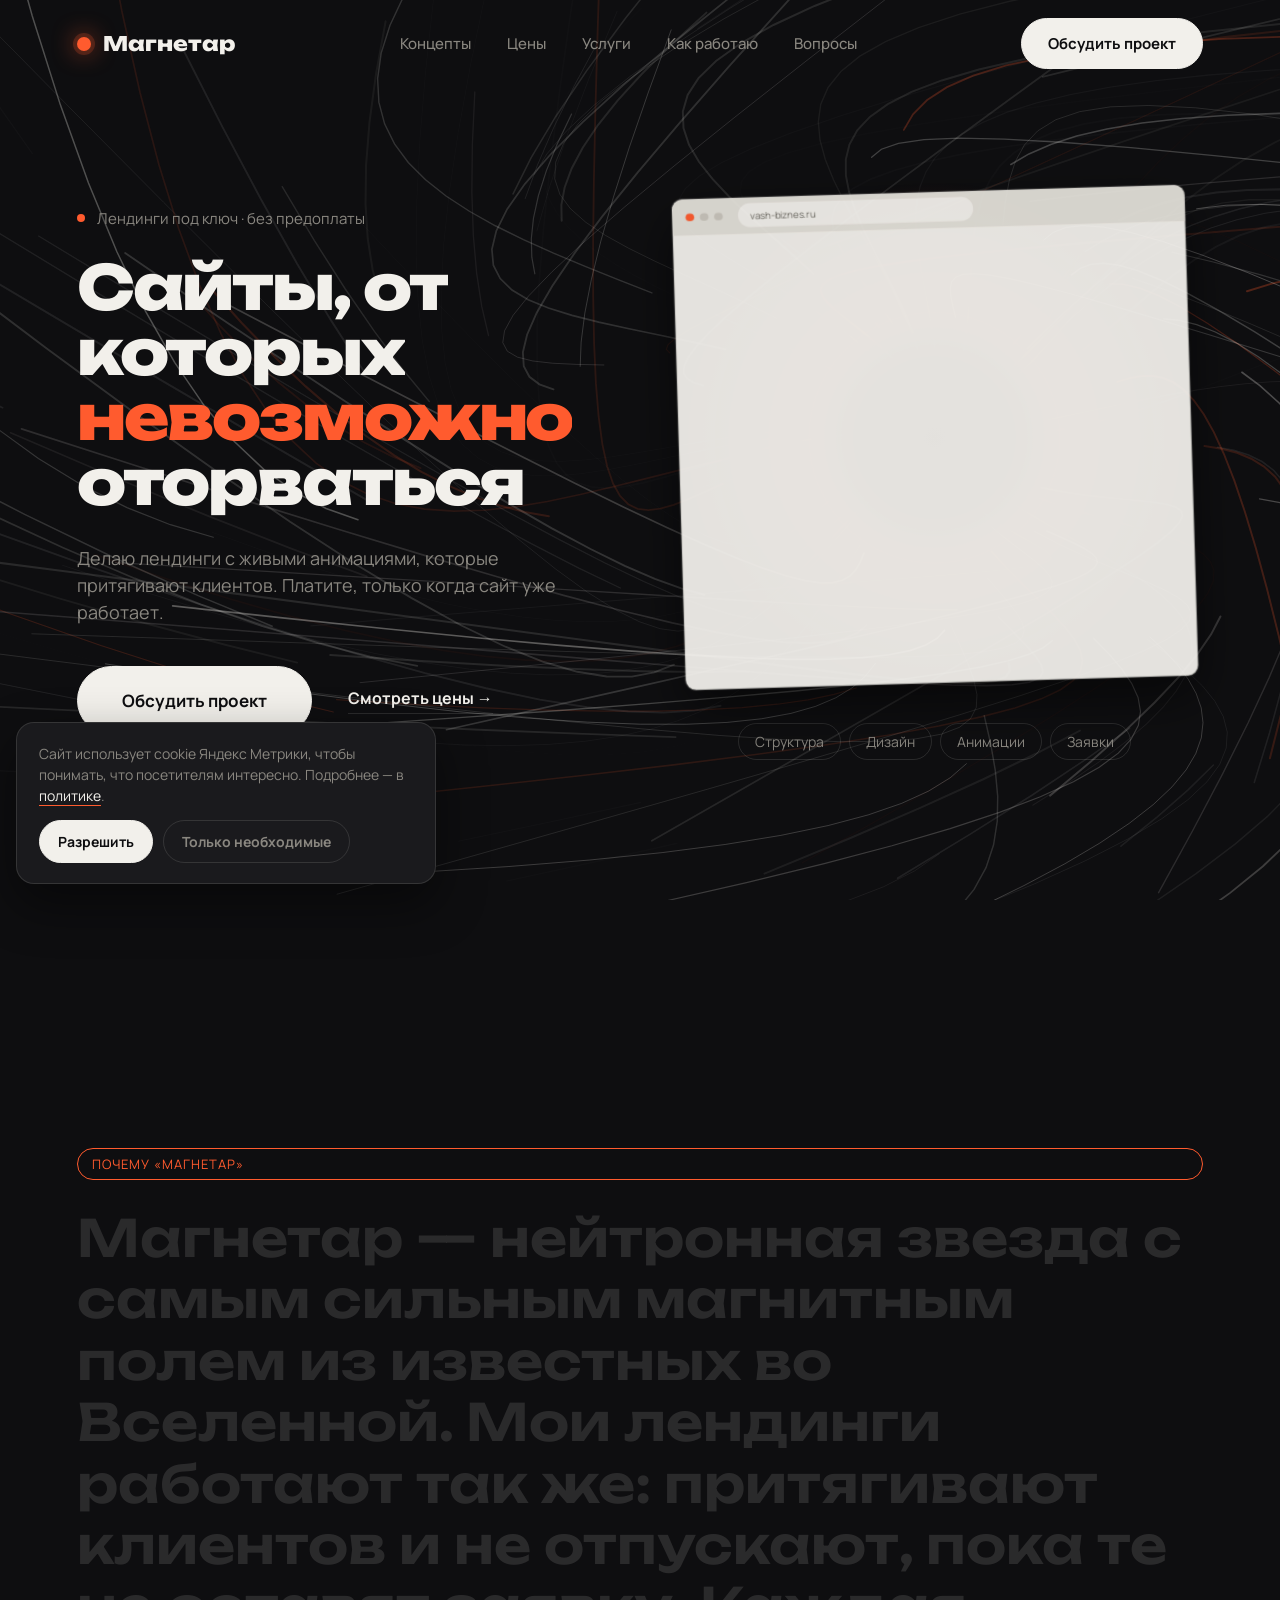
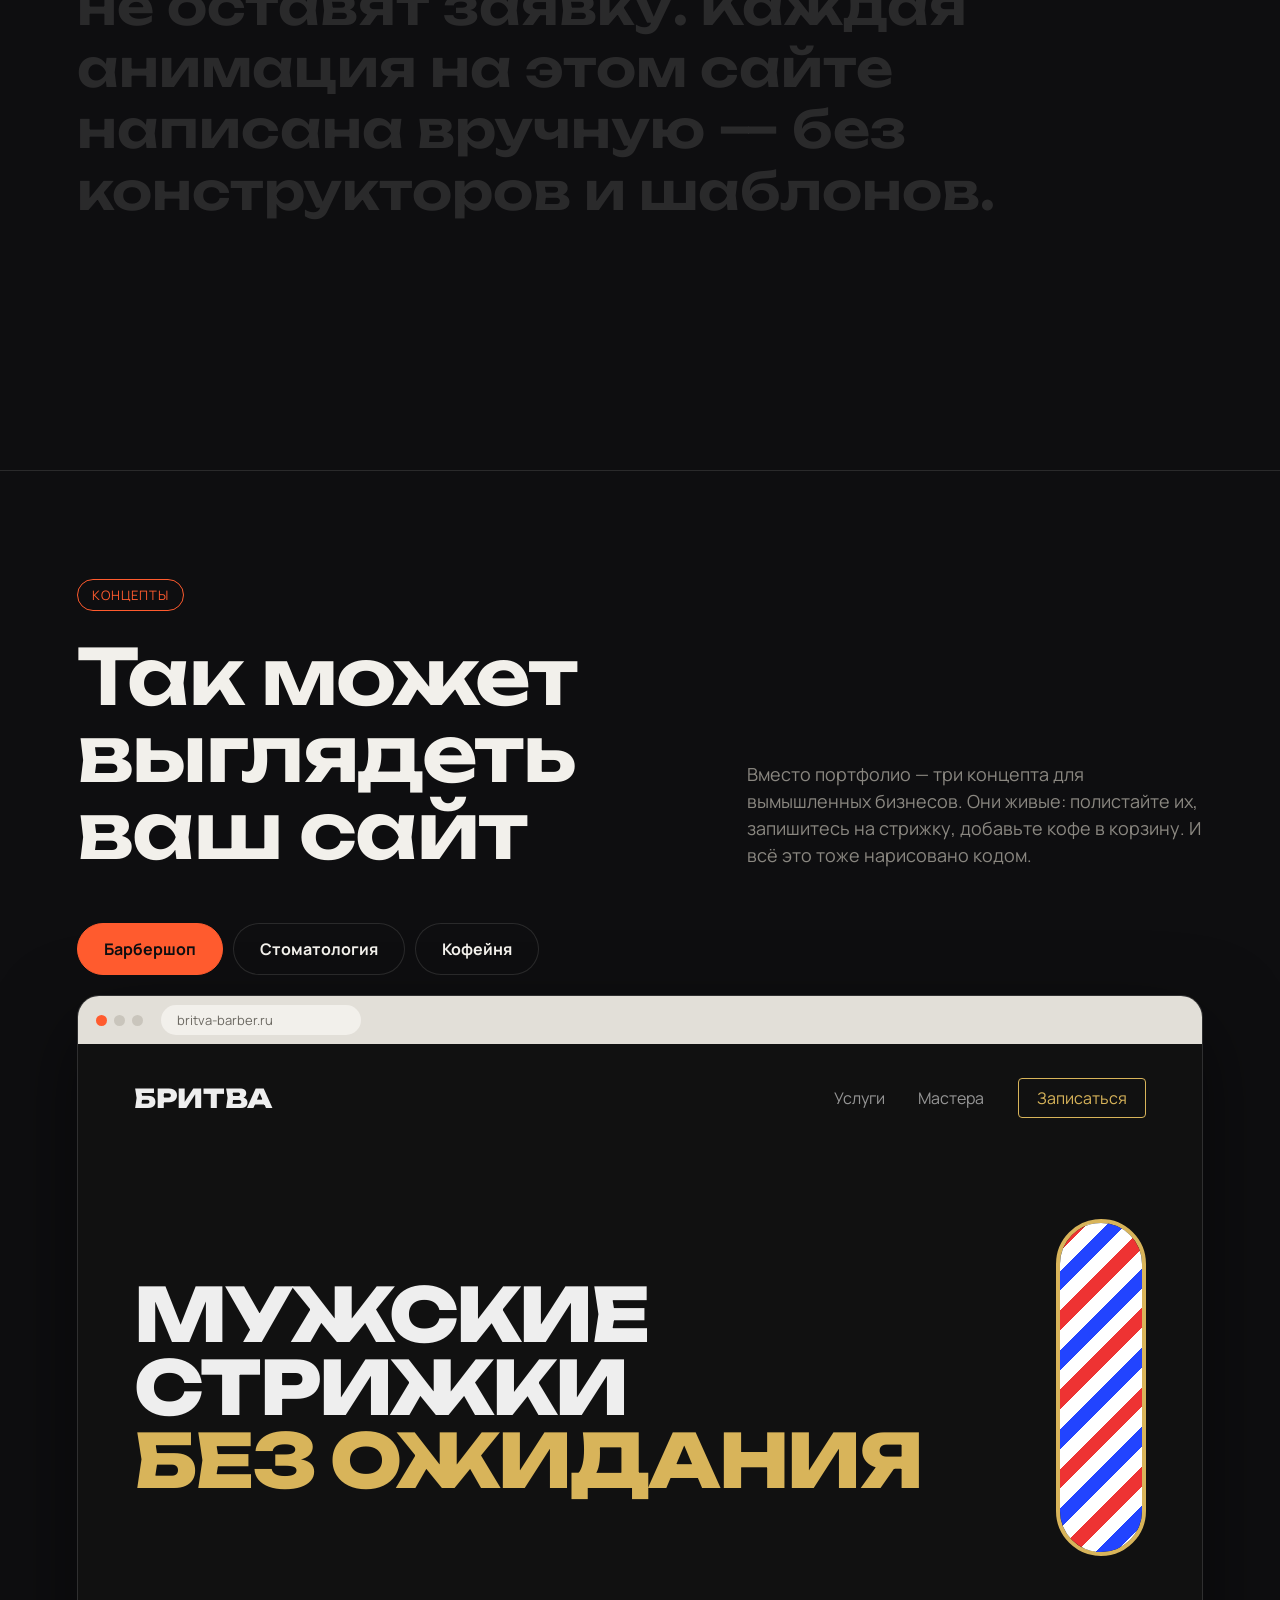
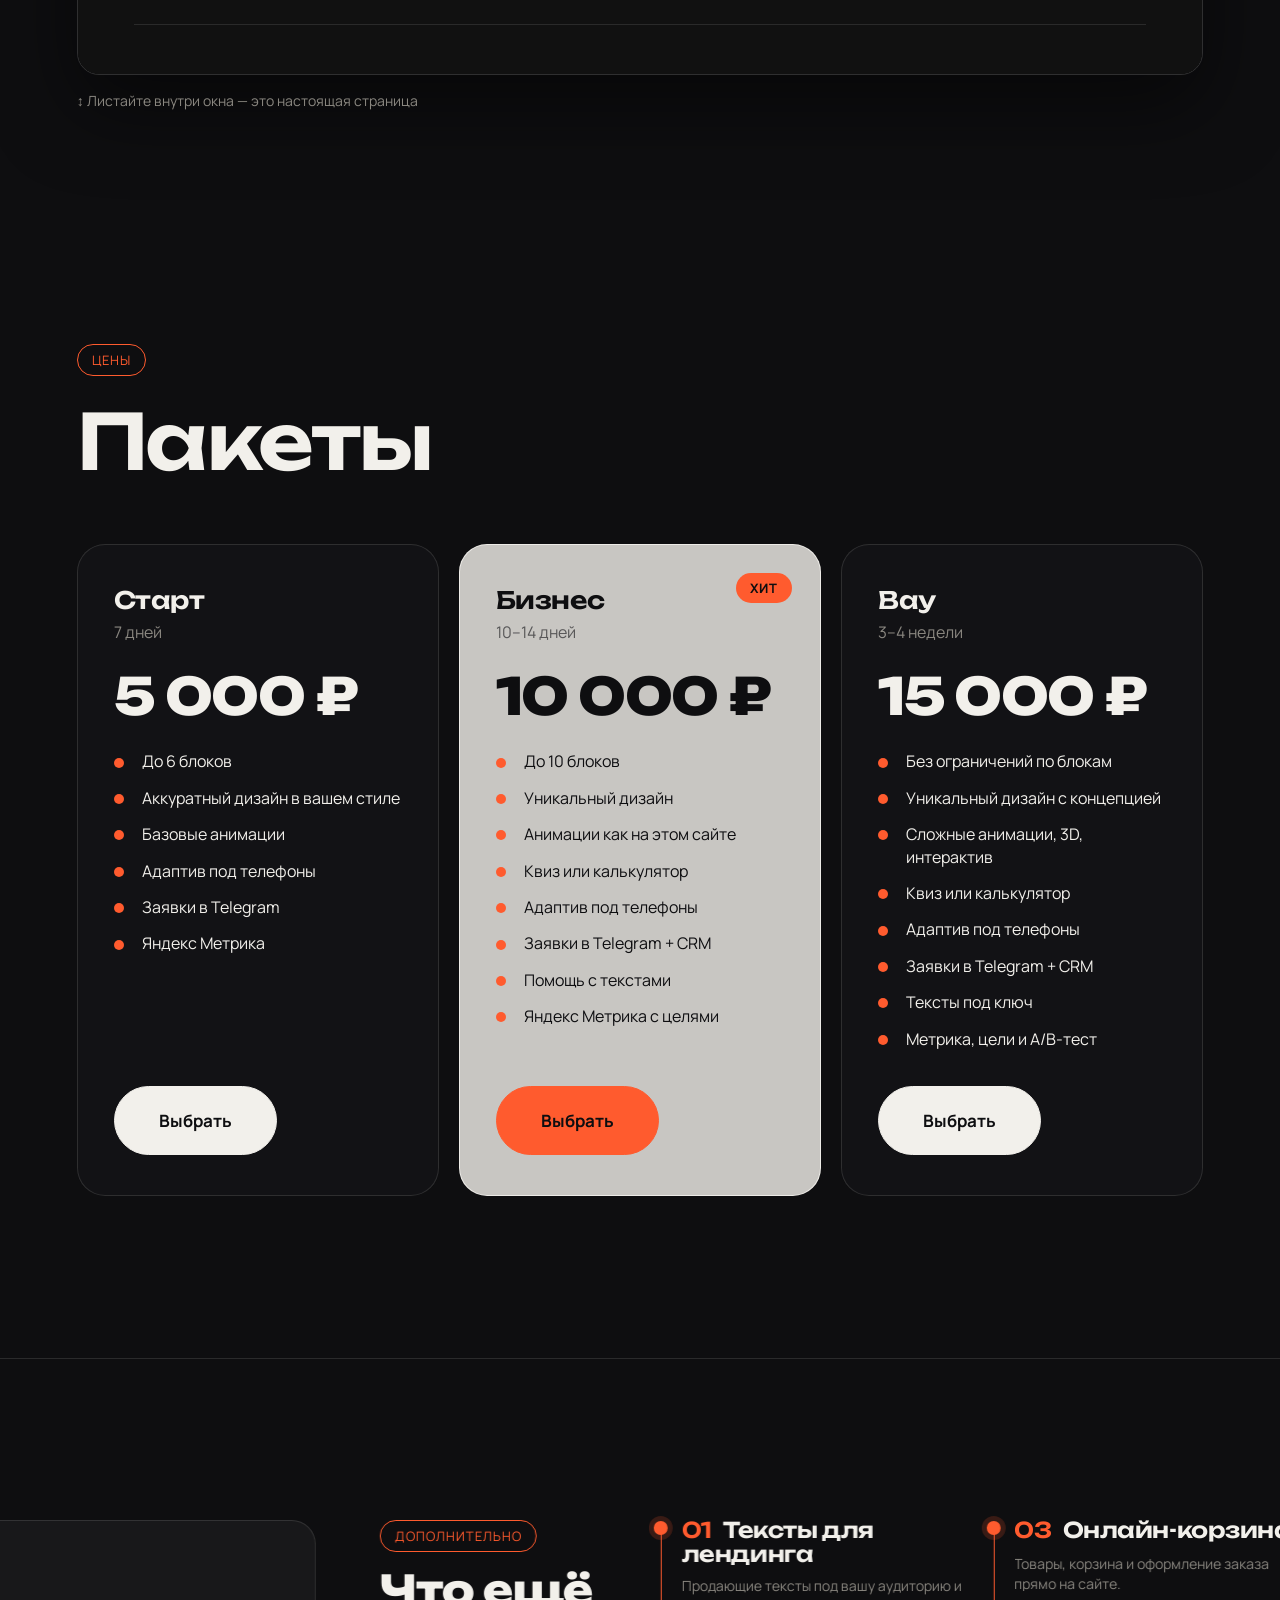
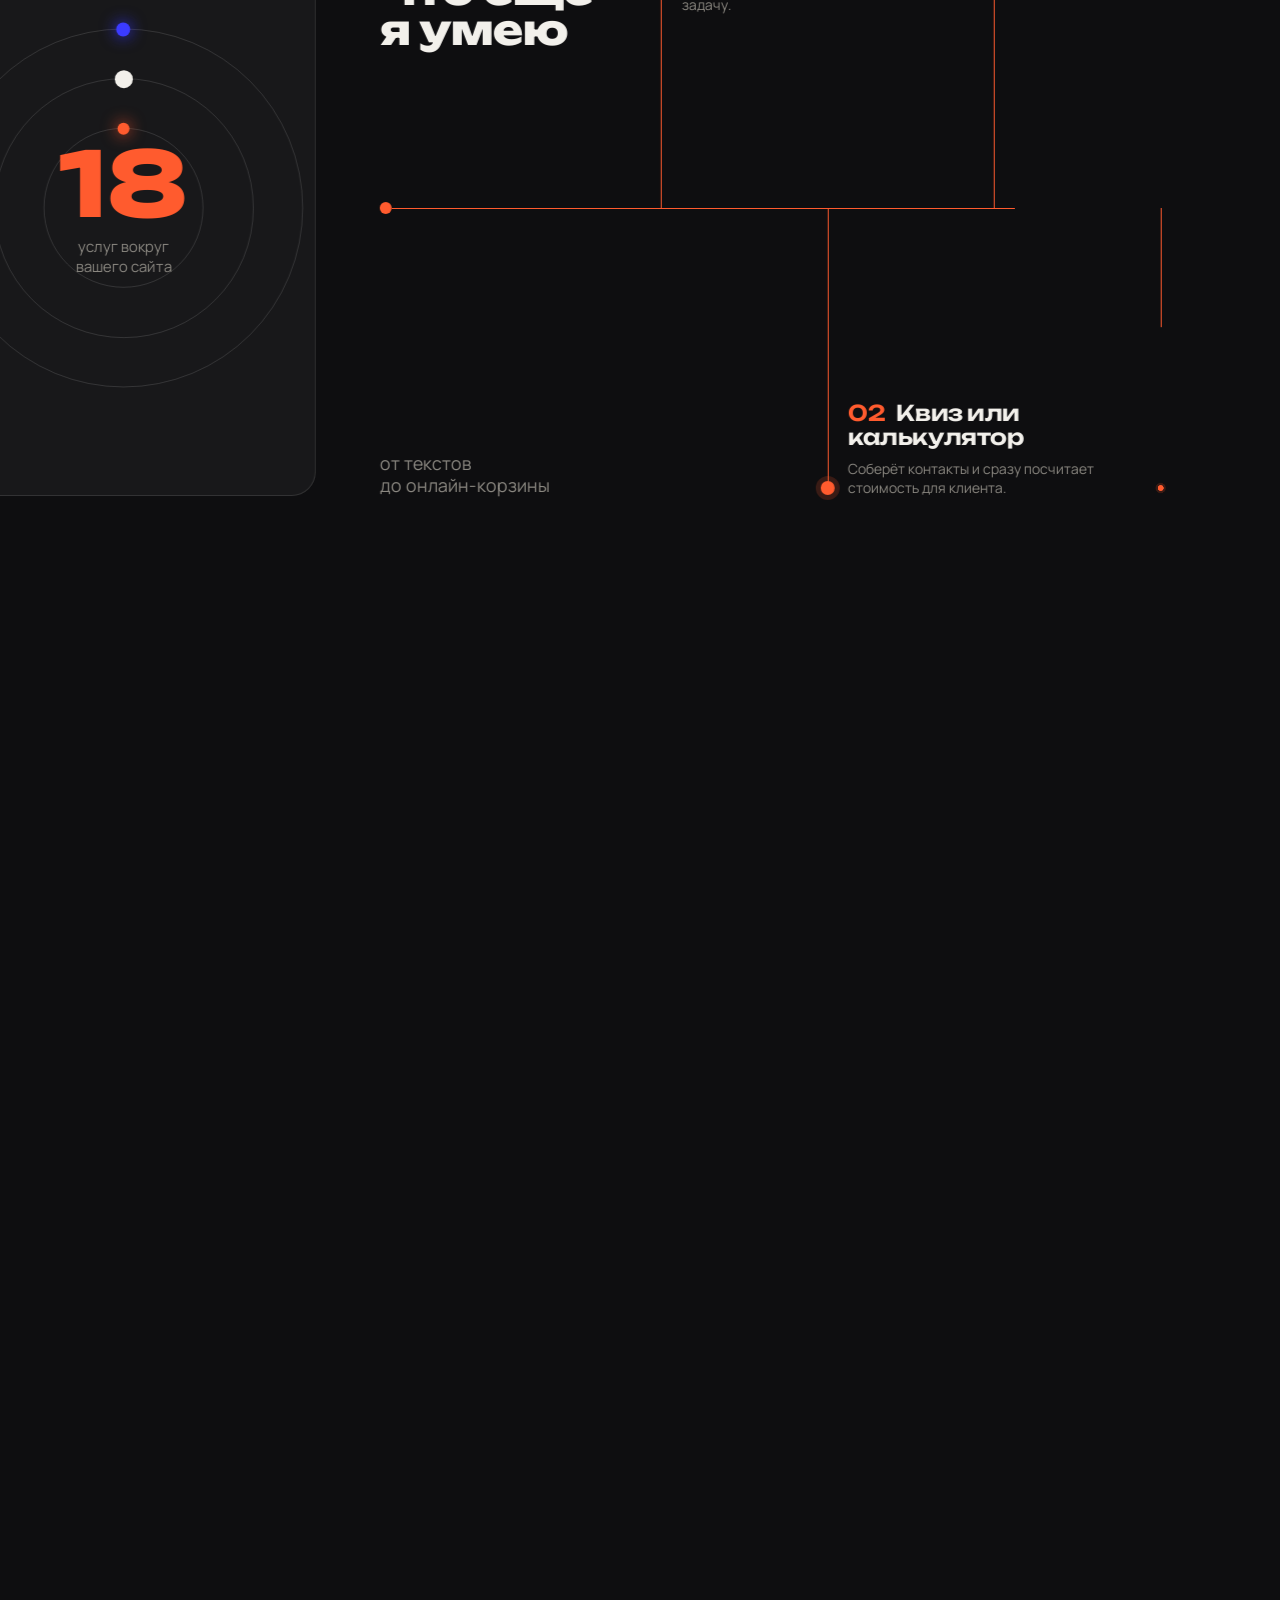
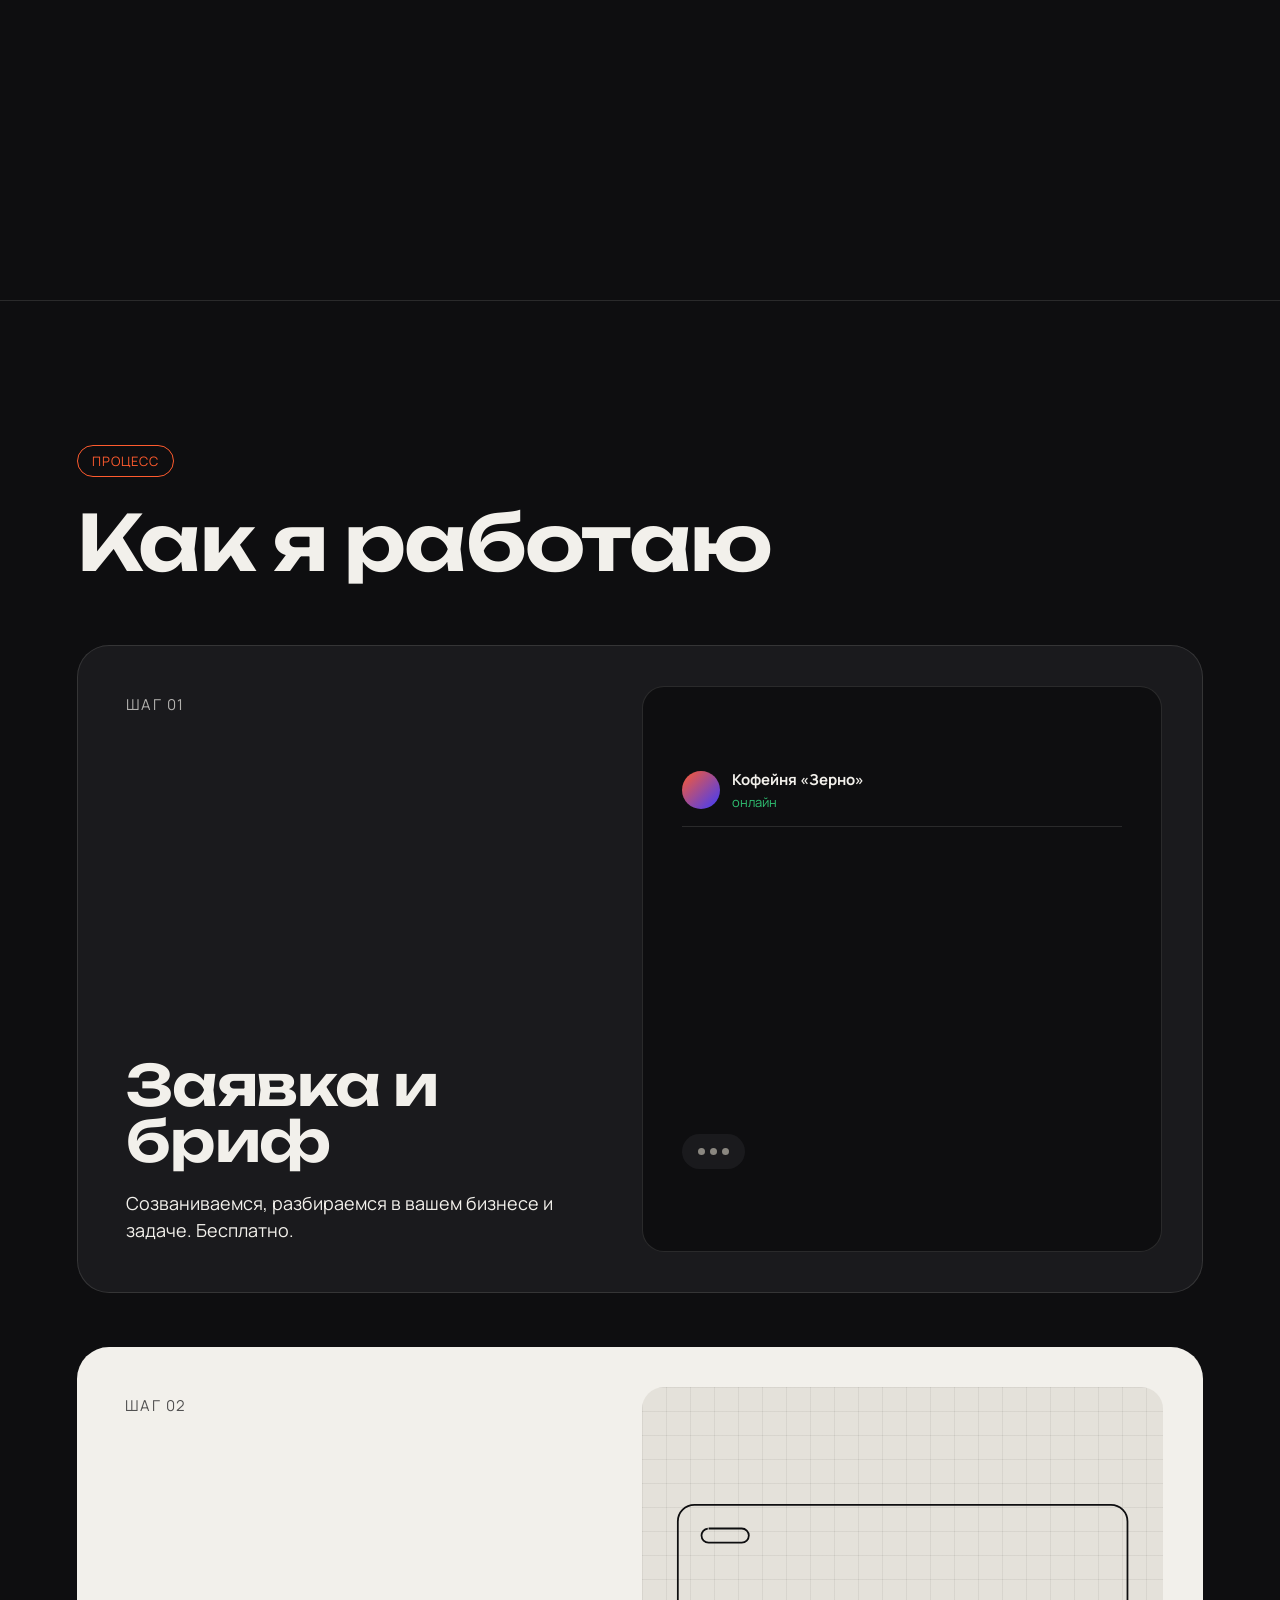
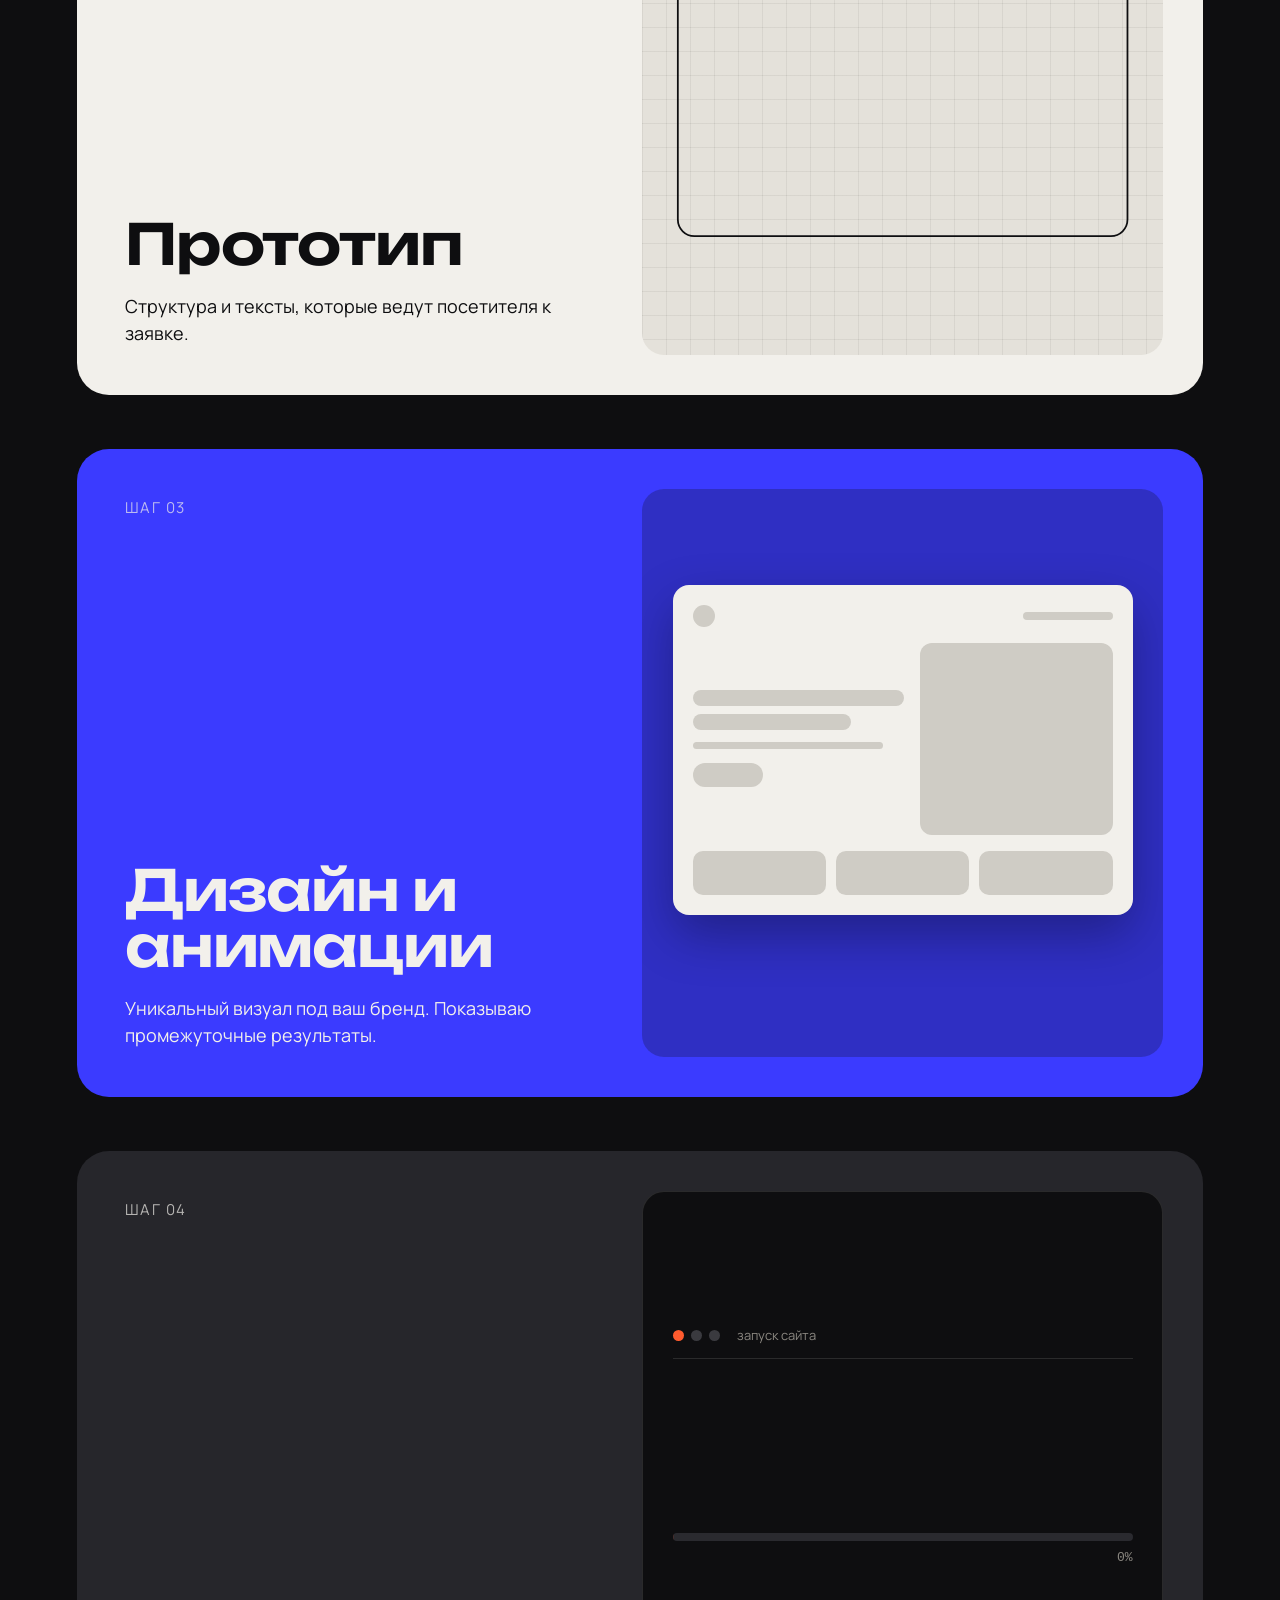
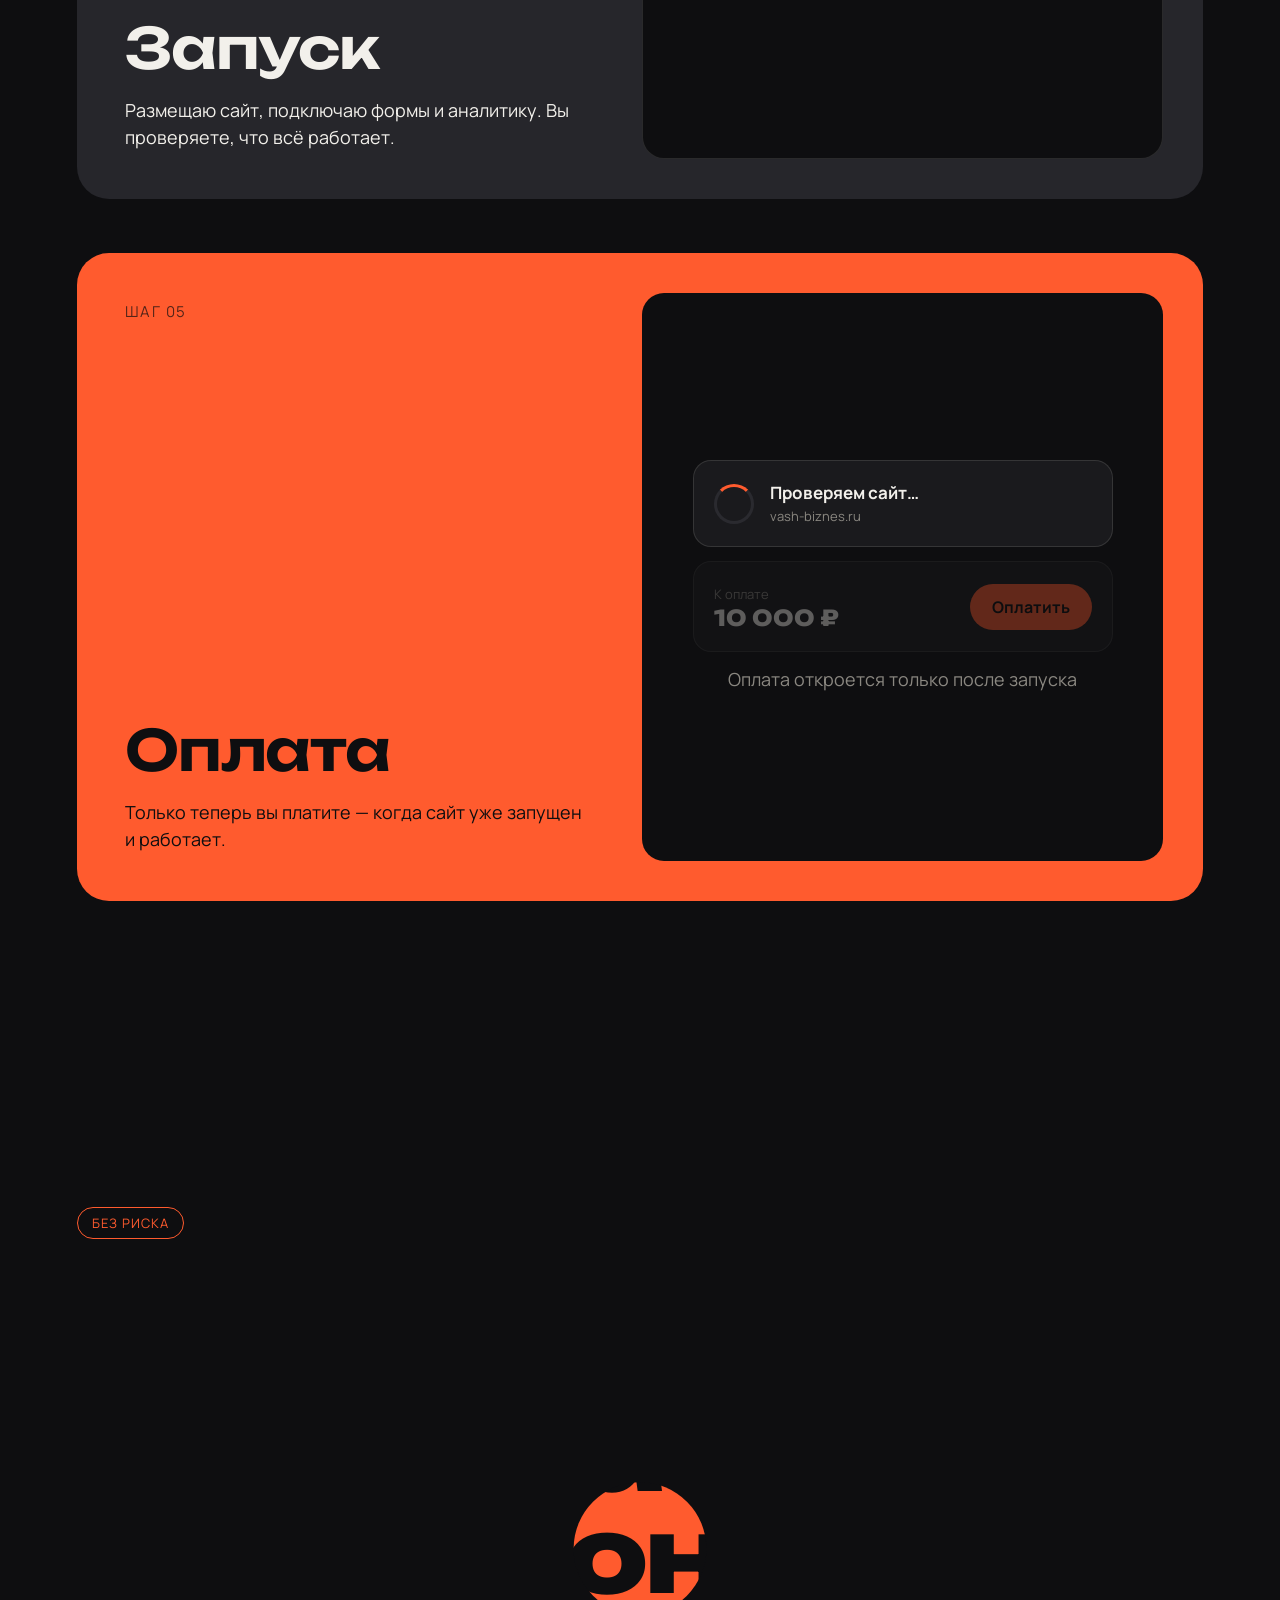
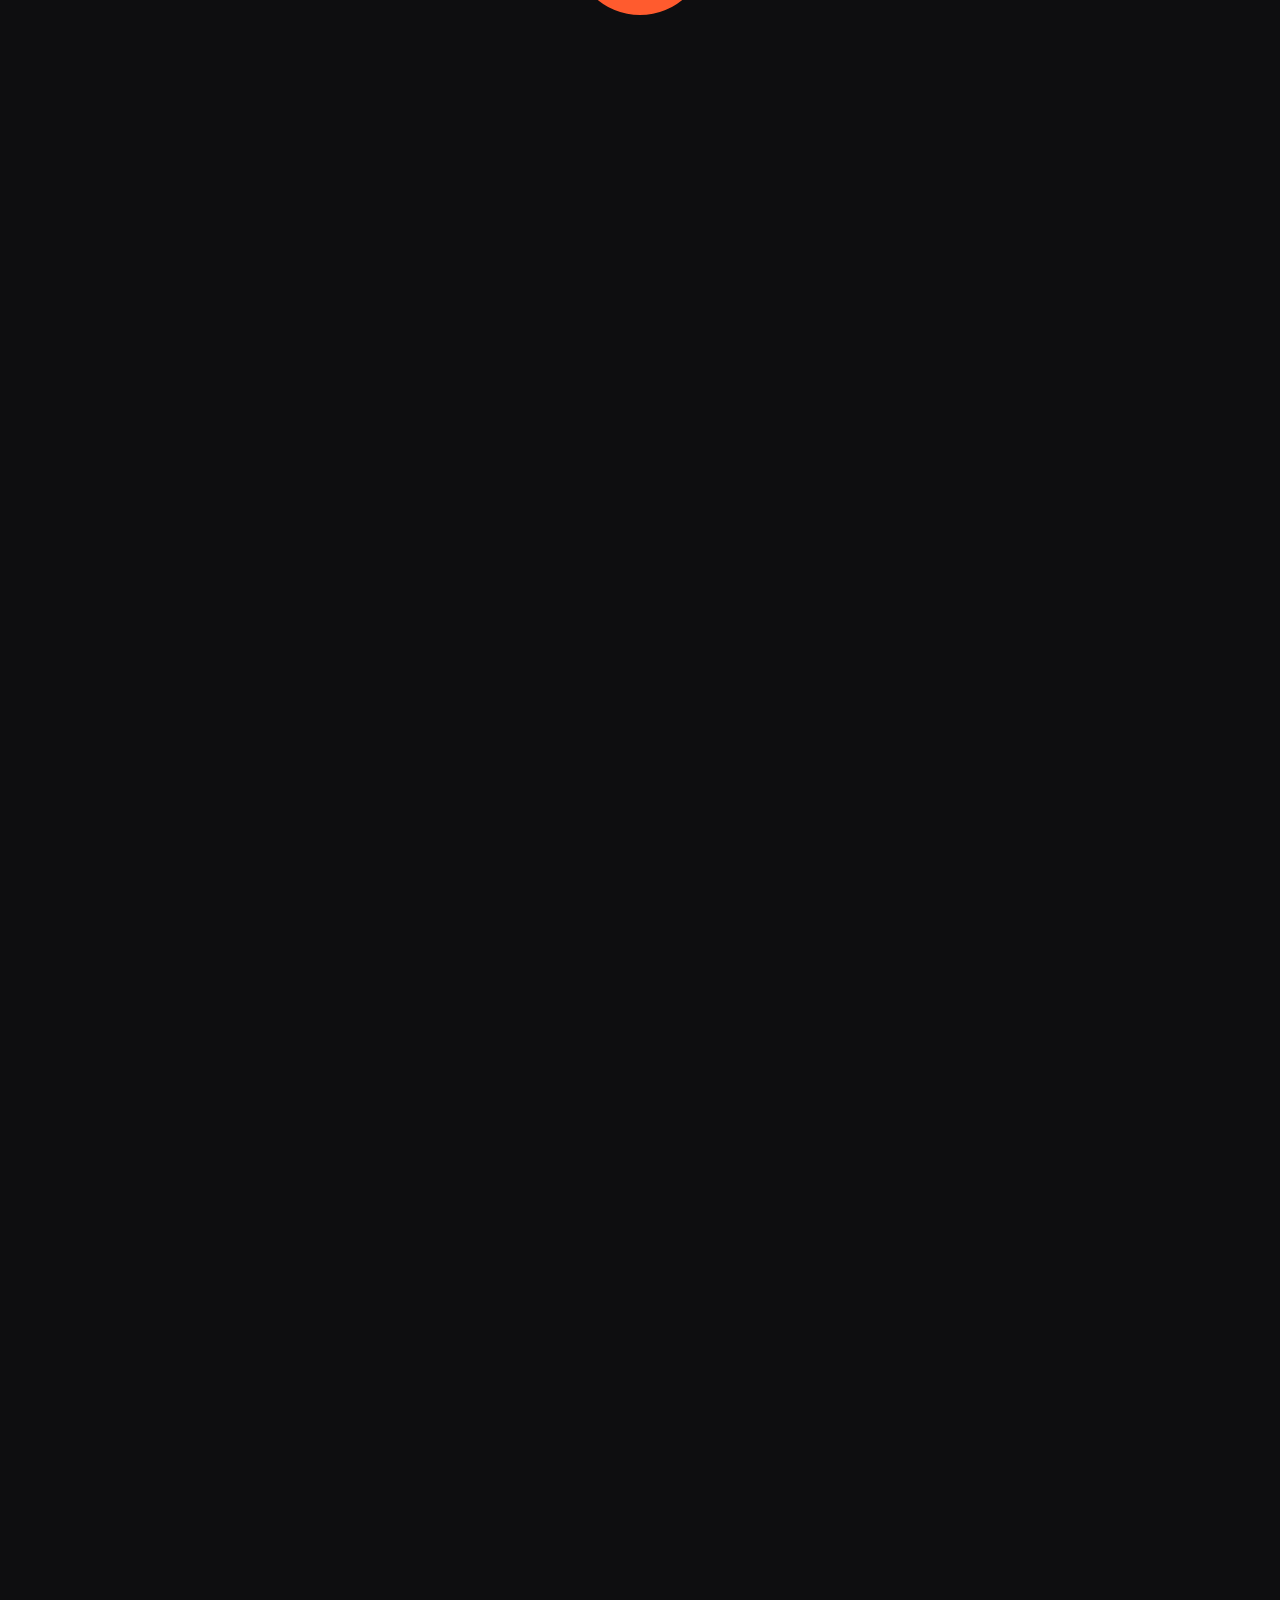
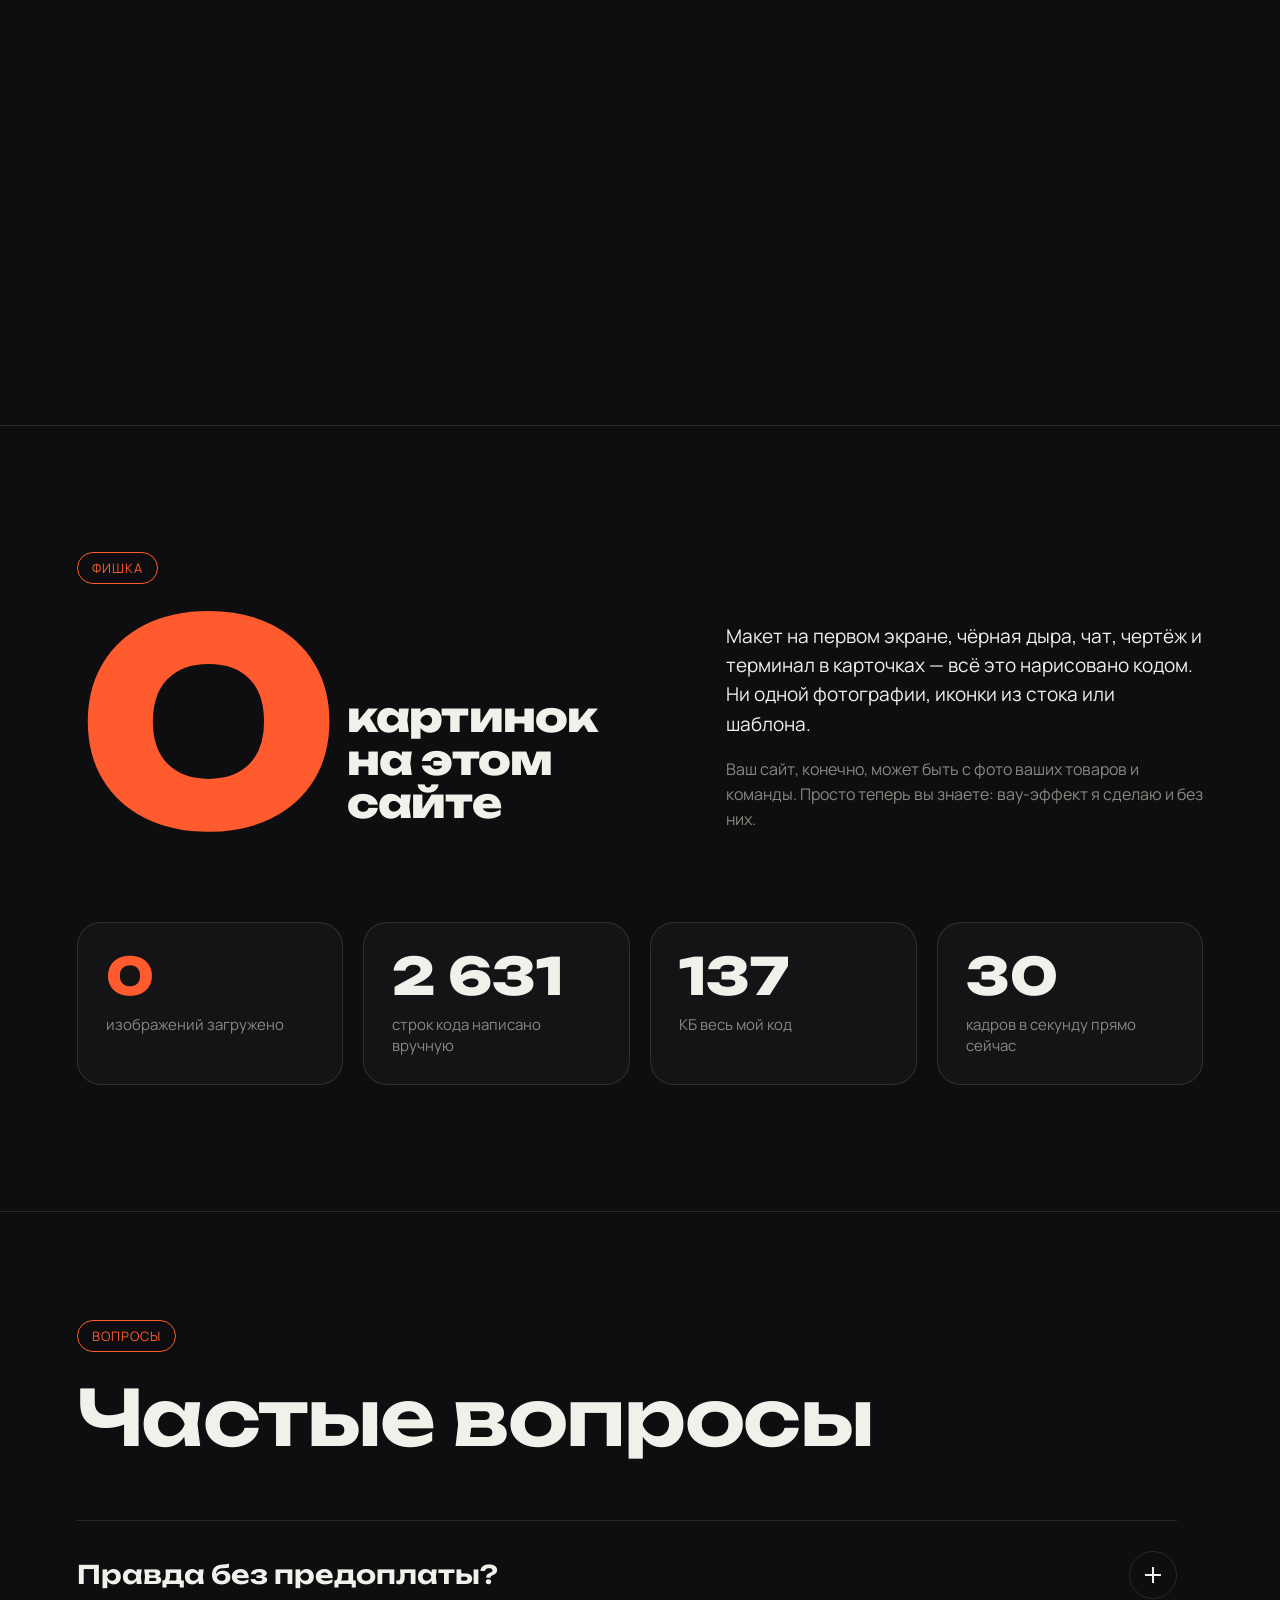
<file: index.html>
<!DOCTYPE html>
<html lang="ru">
<head>
<meta charset="UTF-8">
<!-- viewport-fit=cover + env(safe-area-inset-*) в CSS: шапка не уезжает под чёлку iPhone
     и под панель встроенного браузера Telegram -->
<meta name="viewport" content="width=device-width, initial-scale=1.0, viewport-fit=cover">
<title>Магнетар — лендинги, от которых невозможно оторваться</title>
<meta name="description" content="Лендинги с живыми анимациями, написанные вручную. Оплата — только когда сайт уже работает.">
<meta name="theme-color" content="#0e0e10">
<link rel="canonical" href="https://magnetar-web.ru/">
<!-- подтверждение прав на сайт в Яндекс.Вебмастере -->
<meta name="yandex-verification" content="9ffa862755714860">
<!-- Превью ссылки в Telegram, ВК и мессенджерах -->
<meta property="og:type" content="website">
<meta property="og:url" content="https://magnetar-web.ru/">
<meta property="og:locale" content="ru_RU">
<meta property="og:site_name" content="Магнетар">
<meta property="og:title" content="Магнетар — сайты, от которых невозможно оторваться">
<meta property="og:description" content="Лендинги под ключ с живыми анимациями. Оплата только когда сайт уже работает.">
<meta property="og:image" content="https://magnetar-web.ru/og.png">
<meta property="og:image:width" content="1200">
<meta property="og:image:height" content="630">
<meta name="twitter:card" content="summary_large_image">
<script type="application/ld+json">
{
  "@context": "https://schema.org",
  "@type": "ProfessionalService",
  "name": "Магнетар",
  "url": "https://magnetar-web.ru/",
  "image": "https://magnetar-web.ru/og.png",
  "description": "Разработка лендингов под ключ с живыми анимациями. Оплата после запуска сайта.",
  "areaServed": "RU",
  "priceRange": "5000–15000 RUB"
}
</script>
<link rel="icon" href="data:image/svg+xml,%3Csvg xmlns='http://www.w3.org/2000/svg' viewBox='0 0 32 32'%3E%3Ccircle cx='16' cy='16' r='12' fill='%23ff5b2e'/%3E%3C/svg%3E">
<!-- самые нужные шрифты для первого экрана грузим сразу -->
<link rel="preload" href="fonts/unbounded-cyrillic-800-normal.woff2" as="font" type="font/woff2" crossorigin>
<link rel="preload" href="fonts/manrope-cyrillic-400-normal.woff2" as="font" type="font/woff2" crossorigin>
<link rel="stylesheet" href="css/fonts.css?v=202611151046">
<link rel="stylesheet" href="css/style.css?v=202611151046">
<link rel="stylesheet" href="css/extras.css?v=202611151046">
</head>
<body>

<!-- Заставка: буквы притягиваются и проваливаются в чёрную дыру -->
<div class="preloader" aria-hidden="true">
  <div class="pl-ring"><i></i></div>
  <div class="pl-word"></div>
  <div class="pl-count">0</div>
</div>

<div class="cursor" aria-hidden="true"></div>
<div class="vortex" aria-hidden="true"></div>

<!-- НАВИГАЦИЯ -->
<header class="nav">
  <a href="#top" class="logo" data-cursor><span class="logo-star"></span>Магнетар</a>
  <nav class="nav-links">
    <a href="#concepts">Концепты</a>
    <a href="#pricing">Цены</a>
    <a href="#services">Услуги</a>
    <a href="#process">Как работаю</a>
    <a href="#faq">Вопросы</a>
  </nav>
  <div class="nav-right">
    <span class="magnet nav-cta" data-magnetic="0.3"><a href="#contact" class="btn btn-pill btn-sm btn-solid" data-cursor><span class="mag-inner">Обсудить проект</span></a></span>
    <button class="burger" aria-label="Открыть меню" aria-expanded="false" aria-controls="mmenu"><i></i><i></i></button>
  </div>
</header>

<!-- Меню для телефона -->
<div class="mmenu" id="mmenu" aria-hidden="true">
  <nav class="mmenu-links">
    <a href="#concepts">Концепты</a>
    <a href="#pricing">Цены</a>
    <a href="#services">Услуги</a>
    <a href="#process">Как работаю</a>
    <a href="#faq">Вопросы</a>
    <a href="#contact">Контакты</a>
  </nav>
  <p class="mmenu-foot">Оплата — только когда сайт уже работает</p>
</div>

<!-- Плавающая кнопка связи -->
<div class="fab">
  <div class="fab-panel" id="fab-panel">
    <a href="#contact" class="fab-link">Оставить заявку</a>
  </div>
  <span class="magnet" data-magnetic="0.4"><button class="btn btn-accent fab-btn" aria-label="Связаться" aria-expanded="false" aria-controls="fab-panel" data-cursor><span class="mag-inner"><svg viewBox="0 0 24 24" width="26" height="26" fill="none" stroke="currentColor" stroke-width="2" stroke-linecap="round" stroke-linejoin="round"><path d="M21 12a8 8 0 0 1-11.6 7.1L4 20.5l1.4-4.9A8 8 0 1 1 21 12z"/></svg></span></button></span>
</div>

<main>

<!-- ГЛАВНЫЙ ЭКРАН -->
<section class="hero" id="top">
  <div class="hero-grid wrap">
    <div class="hero-content">
      <p class="hero-kicker"><span class="pulse"></span>Лендинги под ключ · без предоплаты</p>
      <h1>
        <span class="word"><span>Сайты,</span></span>
        <span class="word"><span>от</span></span>
        <span class="word"><span>которых</span></span>
        <span class="word"><span><em>невозможно</em></span></span>
        <span class="word"><span>оторваться</span></span>
      </h1>
      <p class="hero-sub">Делаю лендинги с живыми анимациями, которые притягивают клиентов. Платите, только когда сайт уже работает.</p>
      <div class="hero-actions">
        <span class="magnet" data-magnetic="0.3"><a href="#contact" class="btn btn-pill btn-solid" data-cursor><span class="mag-inner">Обсудить проект</span></a></span>
        <a href="#pricing" class="link-arrow" data-cursor>Смотреть цены →</a>
      </div>
    </div>

    <!-- Макет лендинга, который собирается на глазах -->
    <div class="mock-wrap" aria-hidden="true">
      <div class="mock">
        <div class="mock-bar">
          <span class="mock-dots"><i></i><i></i><i></i></span>
          <span class="mock-url">vash-biznes.ru</span>
        </div>
        <div class="mock-page">
          <div class="m-nav">
            <span class="m-logo"></span>
            <span class="m-links"><i></i><i></i><i></i></span>
            <span class="m-navbtn"></span>
          </div>
          <div class="m-hero">
            <div class="m-hero-text">
              <span class="m-tag">Доставка за 30 минут</span>
              <span class="m-title"><span>Свежий</span> <span>кофе</span> <span>к&nbsp;вам</span> <span>домой</span></span>
              <span class="m-line"></span>
              <span class="m-line m-line--short"></span>
              <span class="m-btn">Заказать</span>
            </div>
            <div class="m-img"><span class="m-circle m-circle--1"></span><span class="m-circle m-circle--2"></span></div>
          </div>
          <div class="m-cards">
            <div class="m-card"><i></i><b></b><b></b></div>
            <div class="m-card"><i></i><b></b><b></b></div>
            <div class="m-card"><i></i><b></b><b></b></div>
          </div>
          <div class="m-form">
            <span class="m-input">+7 (900) 123-45-67</span>
            <span class="m-submit">Отправить</span>
          </div>
        </div>
        <svg class="m-cursor" viewBox="0 0 24 24"><path d="M4 2l16 9.5-7 1.5-3.5 7z" fill="#0e0e10" stroke="#f2f0eb" stroke-width="1.5" stroke-linejoin="round"/></svg>
        <div class="m-toast">
          <span class="m-toast-icon">✓</span>
          <span><b>Новая заявка!</b><small>Заявок сегодня: <span class="m-count">12</span></small></span>
        </div>
      </div>
      <ol class="mock-steps">
        <li>Структура</li>
        <li>Дизайн</li>
        <li>Анимации</li>
        <li>Заявки</li>
      </ol>
    </div>
  </div>
</section>

<!-- МАНИФЕСТ -->
<section class="manifesto wrap" id="about">
  <span class="tag">Почему «Магнетар»</span>
  <p class="reveal-text" data-split>Магнетар — нейтронная звезда с самым сильным магнитным полем из известных во Вселенной. Мои лендинги работают так же: притягивают клиентов и не отпускают, пока те не оставят заявку. Каждая анимация на этом сайте написана вручную — без конструкторов и шаблонов.</p>
</section>

<!-- КОНЦЕПТЫ — живые мини-сайты вместо портфолио -->
<section class="concepts wrap" id="concepts">
  <span class="tag">Концепты</span>
  <div class="concepts-head">
    <h2 class="section-title">Так может выглядеть ваш&nbsp;сайт</h2>
    <p>Вместо портфолио — три концепта для вымышленных бизнесов. Они живые: полистайте их, запишитесь на стрижку, добавьте кофе в корзину. И всё это тоже нарисовано кодом.</p>
  </div>

  <div class="c-tabs" role="tablist">
    <button class="c-tab active" role="tab" aria-selected="true" data-c="0" data-url="britva-barber.ru" data-cursor>Барбершоп</button>
    <button class="c-tab" role="tab" aria-selected="false" data-c="1" data-url="ulybka-dent.ru" data-cursor>Стоматология</button>
    <button class="c-tab" role="tab" aria-selected="false" data-c="2" data-url="zerno-coffee.ru" data-cursor>Кофейня</button>
  </div>

  <div class="c-frame">
    <div class="c-bar"><span class="mock-dots"><i></i><i></i><i></i></span><span class="c-url">britva-barber.ru</span></div>
    <div class="c-view">

      <!-- Барбершоп -->
      <div class="cpt cpt-barber active">
        <div class="cb-nav"><b>БРИТВА</b><span>Услуги</span><span>Мастера</span><span class="cb-btn">Записаться</span></div>
        <div class="cb-hero">
          <h3>Мужские стрижки<br><em>без ожидания</em></h3>
          <div class="cb-pole"><span></span></div>
        </div>
        <div class="cb-list">
          <div><span>Стрижка</span><i></i><b>1 500 ₽</b></div>
          <div><span>Борода</span><i></i><b>900 ₽</b></div>
          <div><span>Стрижка + борода</span><i></i><b>2 200 ₽</b></div>
          <div><span>Камуфляж седины</span><i></i><b>1 200 ₽</b></div>
        </div>
        <h4 class="cb-h">Онлайн-запись на завтра</h4>
        <div class="cb-slots">
          <button>10:00</button><button disabled>11:00</button><button>12:00</button><button>13:00</button>
          <button disabled>14:00</button><button>15:00</button><button>16:00</button><button>18:00</button>
        </div>
        <p class="cb-done">Выберите удобное время</p>
      </div>

      <!-- Стоматология -->
      <div class="cpt cpt-dent">
        <div class="cd-nav"><b>Улыбка<em>+</em></b><span>Услуги</span><span>Врачи</span><span class="cd-phone">+7 900 000-00-00</span></div>
        <div class="cd-hero">
          <div>
            <span class="cd-badge">Первая консультация бесплатно</span>
            <h3>Лечим зубы без&nbsp;боли и&nbsp;страха</h3>
          </div>
          <div class="cd-tooth"><span class="tooth"></span><span class="spark"></span><span class="spark"></span></div>
        </div>
        <div class="cd-quiz">
          <b class="cd-q">Что вас беспокоит?</b>
          <div class="cd-opts"><button>Болит зуб</button><button>Хочу белые зубы</button><button>Профосмотр</button><button>Брекеты</button></div>
          <p class="cd-res">Подберём врача и время — оставьте телефон, перезвоним за 5 минут</p>
        </div>
        <div class="cd-docs">
          <div><span class="ava" style="--c:#12a39a">АК</span><b>Анна Ким</b><small>Терапевт · 12 лет</small></div>
          <div><span class="ava" style="--c:#3b6cff">ИС</span><b>Игорь Савин</b><small>Ортодонт · 9 лет</small></div>
          <div><span class="ava" style="--c:#f0a23b">МЛ</span><b>Мария Лебедева</b><small>Хирург · 15 лет</small></div>
        </div>
      </div>

      <!-- Кофейня -->
      <div class="cpt cpt-coffee">
        <div class="cc-nav"><b>зерно.</b><span>Меню</span><span>Доставка</span><span class="cc-cart">Корзина · <i class="cc-count">0</i></span></div>
        <div class="cc-hero">
          <div>
            <h3>Кофе, который <em>ждёт</em> вас</h3>
            <p>Свежая обжарка каждый день. Заберите за 5 минут или закажите доставку в офис.</p>
            <span class="cc-btn">Выбрать кофе</span>
          </div>
          <div class="cc-cup"><span class="steam"></span><span class="steam"></span><span class="steam"></span><span class="cup"></span><span class="saucer"></span></div>
        </div>
        <h4 class="cc-h">Меню</h4>
        <div class="cc-menu">
          <div class="cc-item"><span class="bean" style="--c:#c8743a"></span><b>Капучино</b><small>250 мл</small><span class="cc-row">220 ₽<button class="cc-add" aria-label="В корзину">+</button></span></div>
          <div class="cc-item"><span class="bean" style="--c:#8a5a3b"></span><b>Флэт уайт</b><small>200 мл</small><span class="cc-row">240 ₽<button class="cc-add" aria-label="В корзину">+</button></span></div>
          <div class="cc-item"><span class="bean" style="--c:#a78bdb"></span><b>Лавандовый раф</b><small>300 мл</small><span class="cc-row">280 ₽<button class="cc-add" aria-label="В корзину">+</button></span></div>
          <div class="cc-item"><span class="bean" style="--c:#3b2418"></span><b>Эспрессо</b><small>40 мл</small><span class="cc-row">150 ₽<button class="cc-add" aria-label="В корзину">+</button></span></div>
        </div>
        <div class="cc-promo"><b>Второй кофе — в подарок</b><span>до 11:00 по будням</span></div>
        <div class="cc-foot">ул. Примерная, 1 · каждый день 8:00–22:00</div>
      </div>

    </div>
  </div>
  <p class="c-hint">↕ Листайте внутри окна — это настоящая страница</p>
</section>

<!-- ПАКЕТЫ -->
<section class="pricing wrap" id="pricing">
  <span class="tag">Цены</span>
  <h2 class="section-title">Пакеты</h2>
  <div class="plans">
    <article class="plan">
      <div>
        <h3 class="plan-name">Старт</h3>
        <p class="plan-term">7 дней</p>
      </div>
      <p class="plan-price">5 000 ₽</p>
      <ul class="plan-list">
        <li>До 6 блоков</li>
        <li>Аккуратный дизайн в вашем стиле</li>
        <li>Базовые анимации</li>
        <li>Адаптив под телефоны</li>
        <li>Заявки в Telegram</li>
        <li>Яндекс Метрика</li>
      </ul>
      <div class="plan-cta"><span class="magnet" data-magnetic="0.3"><a href="#contact" class="btn btn-pill btn-solid" data-plan="Старт" data-cursor><span class="mag-inner">Выбрать</span></a></span></div>
    </article>

    <article class="plan plan--hit">
      <span class="plan-badge">Хит</span>
      <div>
        <h3 class="plan-name">Бизнес</h3>
        <p class="plan-term">10–14 дней</p>
      </div>
      <p class="plan-price">10 000 ₽</p>
      <ul class="plan-list">
        <li>До 10 блоков</li>
        <li>Уникальный дизайн</li>
        <li>Анимации как на этом сайте</li>
        <li>Квиз или калькулятор</li>
        <li>Адаптив под телефоны</li>
        <li>Заявки в Telegram + CRM</li>
        <li>Помощь с текстами</li>
        <li>Яндекс Метрика с целями</li>
      </ul>
      <div class="plan-cta"><span class="magnet" data-magnetic="0.3"><a href="#contact" class="btn btn-pill btn-accent" data-plan="Бизнес" data-cursor><span class="mag-inner">Выбрать</span></a></span></div>
    </article>

    <article class="plan">
      <div>
        <h3 class="plan-name">Вау</h3>
        <p class="plan-term">3–4 недели</p>
      </div>
      <p class="plan-price">15 000 ₽</p>
      <ul class="plan-list">
        <li>Без ограничений по блокам</li>
        <li>Уникальный дизайн с концепцией</li>
        <li>Сложные анимации, 3D, интерактив</li>
        <li>Квиз или калькулятор</li>
        <li>Адаптив под телефоны</li>
        <li>Заявки в Telegram + CRM</li>
        <li>Тексты под ключ</li>
        <li>Метрика, цели и A/B-тест</li>
      </ul>
      <div class="plan-cta"><span class="magnet" data-magnetic="0.3"><a href="#contact" class="btn btn-pill btn-solid" data-plan="Вау" data-cursor><span class="mag-inner">Выбрать</span></a></span></div>
    </article>
  </div>
</section>

<!-- ДОП. УСЛУГИ — таймлайн с горизонтальным скроллом -->
<section class="journey" id="services">
  <div class="j-track">

    <!-- вместо фото — орбита, нарисованная кодом -->
    <div class="j-orbit" aria-hidden="true">
      <div class="orbit-ring orbit-ring--1"><i></i></div>
      <div class="orbit-ring orbit-ring--2"><i></i></div>
      <div class="orbit-ring orbit-ring--3"><i></i></div>
      <div class="orbit-core"><b>18</b><span>услуг вокруг<br>вашего сайта</span></div>
    </div>

    <div class="j-area" style="--n: 18">
      <div class="j-line"><span class="j-cap"></span><span class="j-bar"></span><span class="j-cap"></span></div>

      <div class="j-head">
        <span class="tag">Дополнительно</span>
        <h2>Что ещё я&nbsp;умею</h2>
      </div>
      <p class="j-period">от текстов<br>до онлайн-корзины</p>

      <div class="j-item j-top" style="--i: 0"><span class="j-stem"></span><span class="j-dot"></span><div class="j-text"><span class="j-mask"><h3 class="j-title"><em>01</em> Тексты для лендинга</h3></span><span class="j-mask"><p class="j-desc">Продающие тексты под вашу аудиторию и задачу.</p></span></div></div>
      <div class="j-item j-bottom" style="--i: 1"><span class="j-stem"></span><span class="j-dot"></span><div class="j-text"><span class="j-mask"><h3 class="j-title"><em>02</em> Квиз или калькулятор</h3></span><span class="j-mask"><p class="j-desc">Соберёт контакты и сразу посчитает стоимость для клиента.</p></span></div></div>
      <div class="j-item j-top" style="--i: 2"><span class="j-stem"></span><span class="j-dot"></span><div class="j-text"><span class="j-mask"><h3 class="j-title"><em>03</em> Онлайн-корзина</h3></span><span class="j-mask"><p class="j-desc">Товары, корзина и оформление заказа прямо на сайте.</p></span></div></div>
      <div class="j-item j-bottom" style="--i: 3"><span class="j-stem"></span><span class="j-dot"></span><div class="j-text"><span class="j-mask"><h3 class="j-title"><em>04</em> Онлайн-оплата</h3></span><span class="j-mask"><p class="j-desc">Клиенты платят прямо на сайте.</p></span></div></div>
      <div class="j-item j-top" style="--i: 4"><span class="j-stem"></span><span class="j-dot"></span><div class="j-text"><span class="j-mask"><h3 class="j-title"><em>05</em> Онлайн-запись</h3></span><span class="j-mask"><p class="j-desc">Клиент сам выбирает дату и время — для салонов, врачей, услуг.</p></span></div></div>
      <div class="j-item j-bottom" style="--i: 5"><span class="j-stem"></span><span class="j-dot"></span><div class="j-text"><span class="j-mask"><h3 class="j-title"><em>06</em> Каталог или прайс</h3></span><span class="j-mask"><p class="j-desc">Товары и услуги с описанием и ценами.</p></span></div></div>
      <div class="j-item j-top" style="--i: 6"><span class="j-stem"></span><span class="j-dot"></span><div class="j-text"><span class="j-mask"><h3 class="j-title"><em>07</em> Подключение CRM</h3></span><span class="j-mask"><p class="j-desc">Заявки сразу попадают в Битрикс24 или amoCRM.</p></span></div></div>
      <div class="j-item j-bottom" style="--i: 7"><span class="j-stem"></span><span class="j-dot"></span><div class="j-text"><span class="j-mask"><h3 class="j-title"><em>08</em> Дополнительные страницы</h3></span><span class="j-mask"><p class="j-desc">«О компании», «Контакты», отдельная страница под услугу.</p></span></div></div>
      <div class="j-item j-top" style="--i: 8"><span class="j-stem"></span><span class="j-dot"></span><div class="j-text"><span class="j-mask"><h3 class="j-title"><em>09</em> Логотип</h3></span><span class="j-mask"><p class="j-desc">Простой и запоминающийся знак для бизнеса.</p></span></div></div>
      <div class="j-item j-bottom" style="--i: 9"><span class="j-stem"></span><span class="j-dot"></span><div class="j-text"><span class="j-mask"><h3 class="j-title"><em>10</em> Фирменный стиль</h3></span><span class="j-mask"><p class="j-desc">Цвета, шрифты, кнопки и иконки в одном стиле.</p></span></div></div>
      <div class="j-item j-top" style="--i: 10"><span class="j-stem"></span><span class="j-dot"></span><div class="j-text"><span class="j-mask"><h3 class="j-title"><em>11</em> Иллюстрации нейросетью</h3></span><span class="j-mask"><p class="j-desc">Картинки под ваш бренд вместо фотостоков.</p></span></div></div>
      <div class="j-item j-bottom" style="--i: 11"><span class="j-stem"></span><span class="j-dot"></span><div class="j-text"><span class="j-mask"><h3 class="j-title"><em>12</em> Английская версия</h3></span><span class="j-mask"><p class="j-desc">Перевод сайта и переключатель языка.</p></span></div></div>
      <div class="j-item j-top" style="--i: 12"><span class="j-stem"></span><span class="j-dot"></span><div class="j-text"><span class="j-mask"><h3 class="j-title"><em>13</em> Мессенджеры и карта</h3></span><span class="j-mask"><p class="j-desc">Кнопки WhatsApp и Telegram, карта проезда.</p></span></div></div>
      <div class="j-item j-bottom" style="--i: 13"><span class="j-stem"></span><span class="j-dot"></span><div class="j-text"><span class="j-mask"><h3 class="j-title"><em>14</em> Редизайн старого сайта</h3></span><span class="j-mask"><p class="j-desc">Освежу устаревший сайт и добавлю живые анимации.</p></span></div></div>
      <div class="j-item j-top" style="--i: 14"><span class="j-stem"></span><span class="j-dot"></span><div class="j-text"><span class="j-mask"><h3 class="j-title"><em>15</em> Перенос с Тильды</h3></span><span class="j-mask"><p class="j-desc">Тот же сайт, но кодом: быстрее и без подписки на конструктор.</p></span></div></div>
      <div class="j-item j-bottom" style="--i: 15"><span class="j-stem"></span><span class="j-dot"></span><div class="j-text"><span class="j-mask"><h3 class="j-title"><em>16</em> Домен и хостинг</h3></span><span class="j-mask"><p class="j-desc">Зарегистрирую домен, размещу и настрою сайт.</p></span></div></div>
      <div class="j-item j-top" style="--i: 16"><span class="j-stem"></span><span class="j-dot"></span><div class="j-text"><span class="j-mask"><h3 class="j-title"><em>17</em> Политика и согласия</h3></span><span class="j-mask"><p class="j-desc">Документы по 152-ФЗ и плашка про cookie.</p></span></div></div>
      <div class="j-item j-bottom" style="--i: 17"><span class="j-stem"></span><span class="j-dot"></span><div class="j-text"><span class="j-mask"><h3 class="j-title"><em>18</em> Поддержка и правки</h3></span><span class="j-mask"><p class="j-desc">Обновления, правки и контроль работы сайта.</p></span></div></div>
    </div>
  </div>
</section>

<!-- ПРОЦЕСС — стопка карточек с живыми сценами (всё нарисовано кодом) -->
<section class="process wrap" id="process">
  <span class="tag">Процесс</span>
  <h2 class="section-title">Как я работаю</h2>
  <div class="stack-list">

    <article class="stack-card">
      <div class="stack-text"><span class="step">Шаг 01</span><div><h3>Заявка и бриф</h3><p>Созваниваемся, разбираемся в вашем бизнесе и задаче. Бесплатно.</p></div></div>
      <div class="scene scene-chat" aria-hidden="true">
        <div class="chat">
          <div class="chat-head"><span class="chat-ava"></span><span><b>Кофейня «Зерно»</b><small>онлайн</small></span></div>
          <div class="chat-body">
            <div class="msg msg--in">Здравствуйте! Нужен сайт для кофейни</div>
            <div class="msg msg--out">Отлично! Кто ваши клиенты?</div>
            <div class="msg msg--in">Офисы рядом, берут кофе с собой</div>
            <div class="msg msg--out">Понял. Сделаем упор на заказ за 30 секунд</div>
            <div class="typing"><i></i><i></i><i></i></div>
          </div>
        </div>
      </div>
    </article>

    <article class="stack-card">
      <div class="stack-text"><span class="step">Шаг 02</span><div><h3>Прототип</h3><p>Структура и тексты, которые ведут посетителя к заявке.</p></div></div>
      <div class="scene scene-wire" aria-hidden="true">
        <svg viewBox="0 0 400 300" class="wire">
          <rect class="w" x="10" y="10" width="380" height="280" rx="14" pathLength="1"/>
          <rect class="w" x="30" y="30" width="40" height="12" rx="6" pathLength="1"/>
          <rect class="w" x="250" y="32" width="120" height="8" rx="4" pathLength="1"/>
          <rect class="w" x="30" y="70" width="170" height="22" rx="4" pathLength="1"/>
          <rect class="w" x="30" y="100" width="130" height="22" rx="4" pathLength="1"/>
          <rect class="w" x="30" y="136" width="150" height="8" rx="4" pathLength="1"/>
          <rect class="w" x="30" y="166" width="80" height="26" rx="13" pathLength="1"/>
          <rect class="w" x="220" y="66" width="150" height="126" rx="10" pathLength="1"/>
          <path class="w" d="M220 66 L370 192 M370 66 L220 192" pathLength="1"/>
          <rect class="w" x="30" y="214" width="105" height="56" rx="8" pathLength="1"/>
          <rect class="w" x="147" y="214" width="106" height="56" rx="8" pathLength="1"/>
          <rect class="w" x="265" y="214" width="105" height="56" rx="8" pathLength="1"/>
          <text class="wl" x="206" y="86">← оффер</text>
          <text class="wl" x="118" y="184">← кнопка</text>
          <text class="wl" x="268" y="134">фото</text>
          <text class="wl" x="160" y="246">преимущества</text>
        </svg>
      </div>
    </article>

    <article class="stack-card">
      <div class="stack-text"><span class="step">Шаг 03</span><div><h3>Дизайн и анимации</h3><p>Уникальный визуал под ваш бренд. Показываю промежуточные результаты.</p></div></div>
      <div class="scene scene-design" aria-hidden="true">
        <div class="dpage">
          <div class="d-nav"><i class="d-logo"></i><i class="d-links"></i></div>
          <div class="d-hero">
            <div class="d-text"><i class="d-t1"></i><i class="d-t2"></i><i class="d-p"></i><i class="d-btn"></i></div>
            <div class="d-img"><span class="d-fill"></span><span class="d-orb"></span></div>
          </div>
          <div class="d-cards"><i></i><i></i><i></i></div>
        </div>
        <div class="swatches"><span></span><span></span><span></span><span></span></div>
      </div>
    </article>

    <article class="stack-card">
      <div class="stack-text"><span class="step">Шаг 04</span><div><h3>Запуск</h3><p>Размещаю сайт, подключаю формы и аналитику. Вы проверяете, что всё работает.</p></div></div>
      <div class="scene scene-launch" aria-hidden="true">
        <div class="term">
          <div class="term-bar"><i></i><i></i><i></i><span>запуск сайта</span></div>
          <div class="term-body">
            <p class="t-line">✓ Файлы загружены на сервер</p>
            <p class="t-line">✓ Домен vash-biznes.ru подключён</p>
            <p class="t-line">✓ SSL-сертификат выпущен</p>
            <p class="t-line">✓ Формы и Метрика настроены</p>
            <div class="t-progress"><i></i></div>
            <span class="t-pct">0%</span>
          </div>
          <div class="t-status"><span class="t-dot"></span>Сайт онлайн</div>
        </div>
      </div>
    </article>

    <article class="stack-card">
      <div class="stack-text"><span class="step">Шаг 05</span><div><h3>Оплата</h3><p>Только теперь вы платите — когда сайт уже запущен и работает.</p></div></div>
      <div class="scene scene-pay" aria-hidden="true">
        <div class="pay">
          <div class="pay-row"><span class="pay-icon"></span><span><b class="pay-title">Проверяем сайт…</b><small>vash-biznes.ru</small></span></div>
          <div class="pay-row pay-bill"><span><small>К оплате</small><b>10 000 ₽</b></span><span class="pay-btn">Оплатить</span></div>
          <p class="pay-note">Оплата откроется только после запуска</p>
        </div>
      </div>
    </article>

  </div>
</section>

<!-- ОПЛАТА В КОНЦЕ — раскрытие кругом -->
<section class="guarantee">
  <div class="guarantee-tag"><span class="tag">Без риска</span></div>
  <div class="guarantee-circle">
    <div>
      <h2>Оплата —<br>в&nbsp;конце</h2>
      <p>Вы платите, только когда сайт уже запущен и работает. Никаких предоплат и авансов.</p>
    </div>
  </div>
</section>

<!-- БЕГУЩАЯ СТРОКА -->
<section class="marquee-sec" aria-hidden="true">
  <div class="marquee" data-dir="-1"><div class="marquee-inner">Без предоплаты <span class="dot">●</span> Код вручную <span class="dot">●</span> Живые анимации <span class="dot">●</span> Под ключ <span class="dot">●</span> </div></div>
  <div class="marquee outline" data-dir="1"><div class="marquee-inner">Сайты, которые притягивают <span class="dot">●</span> </div></div>
</section>

<!-- ТОЛЬКО КОД — фишка сайта, цифры считаются вживую -->
<section class="nocode wrap" id="code">
  <span class="tag">Фишка</span>
  <div class="nocode-grid">
    <h2 class="nocode-title"><span class="nocode-zero">0</span><span>картинок на&nbsp;этом сайте</span></h2>
    <div>
      <p class="nocode-text">Макет на первом экране, чёрная дыра, чат, чертёж и терминал в карточках — всё это нарисовано кодом. Ни одной фотографии, иконки из стока или шаблона.</p>
      <p class="nocode-text nocode-text--muted">Ваш сайт, конечно, может быть с фото ваших товаров и команды. Просто теперь вы знаете: вау-эффект я сделаю и без них.</p>
    </div>
  </div>
  <div class="stats">
    <div class="stat"><b data-stat="images">0</b><span>изображений загружено</span></div>
    <div class="stat"><b data-stat="lines">—</b><span>строк кода написано вручную</span></div>
    <div class="stat"><b data-stat="kb">—</b><span>КБ весь мой код</span></div>
    <div class="stat"><b data-stat="fps">—</b><span>кадров в секунду прямо сейчас</span></div>
  </div>
</section>

<!-- ВОПРОСЫ -->
<section class="faq wrap" id="faq">
  <span class="tag">Вопросы</span>
  <h2 class="section-title">Частые вопросы</h2>
  <div class="faq-list">
    <div class="faq-item">
      <button class="faq-q" aria-expanded="false" data-cursor>Правда без предоплаты?<span class="faq-icon"></span></button>
      <div class="faq-a"><p>Да. Я делаю сайт, запускаю его, вы проверяете, что всё работает, — и только потом платите.</p></div>
    </div>
    <div class="faq-item">
      <button class="faq-q" aria-expanded="false" data-cursor>Сколько времени займёт?<span class="faq-icon"></span></button>
      <div class="faq-a"><p>От 7 дней для «Старта» до 3–4 недель для «Вау». Точный срок назову после брифа.</p></div>
    </div>
    <div class="faq-item">
      <button class="faq-q" aria-expanded="false" data-cursor>Где будет размещён сайт?<span class="faq-icon"></span></button>
      <div class="faq-a"><p>На моём хостинге. Я настраиваю сервер и слежу за работой сайта — вам не нужно разбираться в технической части.</p></div>
    </div>
    <div class="faq-item">
      <button class="faq-q" aria-expanded="false" data-cursor>Что нужно от меня?<span class="faq-icon"></span></button>
      <div class="faq-a"><p>Рассказать о бизнесе и прислать логотип и фото, если они есть. Тексты могу написать сам.</p></div>
    </div>
    <div class="faq-item">
      <button class="faq-q" aria-expanded="false" data-cursor>Почему без Тильды и конструкторов?<span class="faq-icon"></span></button>
      <div class="faq-a"><p>Сайт пишется кодом вручную: он быстрее загружается и умеет всё, что вы видите на этой странице, — то, чего конструкторы не позволяют.</p></div>
    </div>
    <div class="faq-item">
      <button class="faq-q" aria-expanded="false" data-cursor>Можно вносить правки после запуска?<span class="faq-icon"></span></button>
      <div class="faq-a"><p>Да, могу взять сайт на поддержку: правки, обновления и контроль работы.</p></div>
    </div>
  </div>
</section>

<!-- КОНТАКТЫ -->
<section class="contact wrap" id="contact">
  <div class="contact-grid">
    <div>
      <span class="tag">Контакты</span>
      <h2 class="contact-title">Давайте<br>поработаем?</h2>
      <p class="contact-text">Оставьте заявку — свяжусь, обсудим задачу и сроки. Оплата только когда сайт заработает.</p>
    </div>
    <form class="form" id="form" novalidate>
      <div class="field">
        <label for="f-name">Как вас зовут</label>
        <input id="f-name" name="name" autocomplete="name" class="ym-hide-content ym-disable-keys" required>
      </div>
      <div class="field">
        <label for="f-contact">Телефон или Telegram</label>
        <input id="f-contact" name="contact" autocomplete="tel" class="ym-hide-content ym-disable-keys" required>
      </div>
      <fieldset class="field">
        <legend>Пакет</legend>
        <div class="choices">
          <label class="choice"><input type="radio" name="plan" value="Старт"><span>Старт</span></label>
          <label class="choice"><input type="radio" name="plan" value="Бизнес"><span>Бизнес</span></label>
          <label class="choice"><input type="radio" name="plan" value="Вау"><span>Вау</span></label>
          <label class="choice"><input type="radio" name="plan" value="Пока не знаю" checked><span>Пока не знаю</span></label>
        </div>
      </fieldset>
      <!-- ловушка для спам-ботов: человек это поле не видит -->
      <input type="text" name="website" class="hp" tabindex="-1" autocomplete="off" aria-hidden="true">
      <div class="field">
        <label for="f-msg">О проекте</label>
        <textarea id="f-msg" name="message" rows="3" class="ym-hide-content ym-disable-keys"></textarea>
      </div>
      <!-- согласие по 152-ФЗ: отдельная галочка, по умолчанию не отмечена -->
      <label class="field agree">
        <input type="checkbox" name="consent" value="да" required>
        <span class="agree-box" aria-hidden="true"></span>
        <span class="agree-text">Даю <a href="consent.html" target="_blank" rel="noopener">согласие на обработку персональных данных</a> и принимаю <a href="privacy.html" target="_blank" rel="noopener">политику конфиденциальности</a></span>
      </label>
      <span class="magnet" data-magnetic="0.3"><button type="submit" class="btn btn-pill btn-solid" data-cursor><span class="mag-inner">Отправить заявку</span></button></span>
      <p class="form-note" role="status"></p>
    </form>
  </div>
</section>

</main>

<footer class="footer wrap">
  <a href="#top" class="logo" data-cursor><span class="logo-star"></span>Магнетар</a>
  <p>© 2026 · Сделано кодом, без единой картинки · <span class="egg-hint">на компьютере зажмите мышь на пустом месте…</span></p>
  <p class="footer-legal"><a href="privacy.html">Политика конфиденциальности</a> · <a href="consent.html">Согласие на обработку данных</a> · <button type="button" class="cookie-reset">Настройки cookie</button></p>
  <span class="magnet" data-magnetic="0.3"><a href="#top" class="btn btn-pill btn-sm" data-cursor><span class="mag-inner">Наверх ↑</span></a></span>
</footer>

<!-- библиотеки лежат на сайте: GSAP 3.12.5 и Lenis 1.1.13 -->
<script src="vendor/gsap.min.js"></script>
<script src="vendor/ScrollTrigger.min.js"></script>
<script src="vendor/lenis.min.js"></script>
<script src="js/config.js?v=202611151046"></script>
<script src="js/preloader.js?v=202611151046"></script>
<script src="js/hero.js?v=202611151046"></script>
<script src="js/scenes.js?v=202611151046"></script>
<script src="js/main.js?v=202611151046"></script>
<script src="js/extras.js?v=202611151046"></script>
<script src="js/metrika.js?v=202611151046"></script>
</body>
</html>
</file>
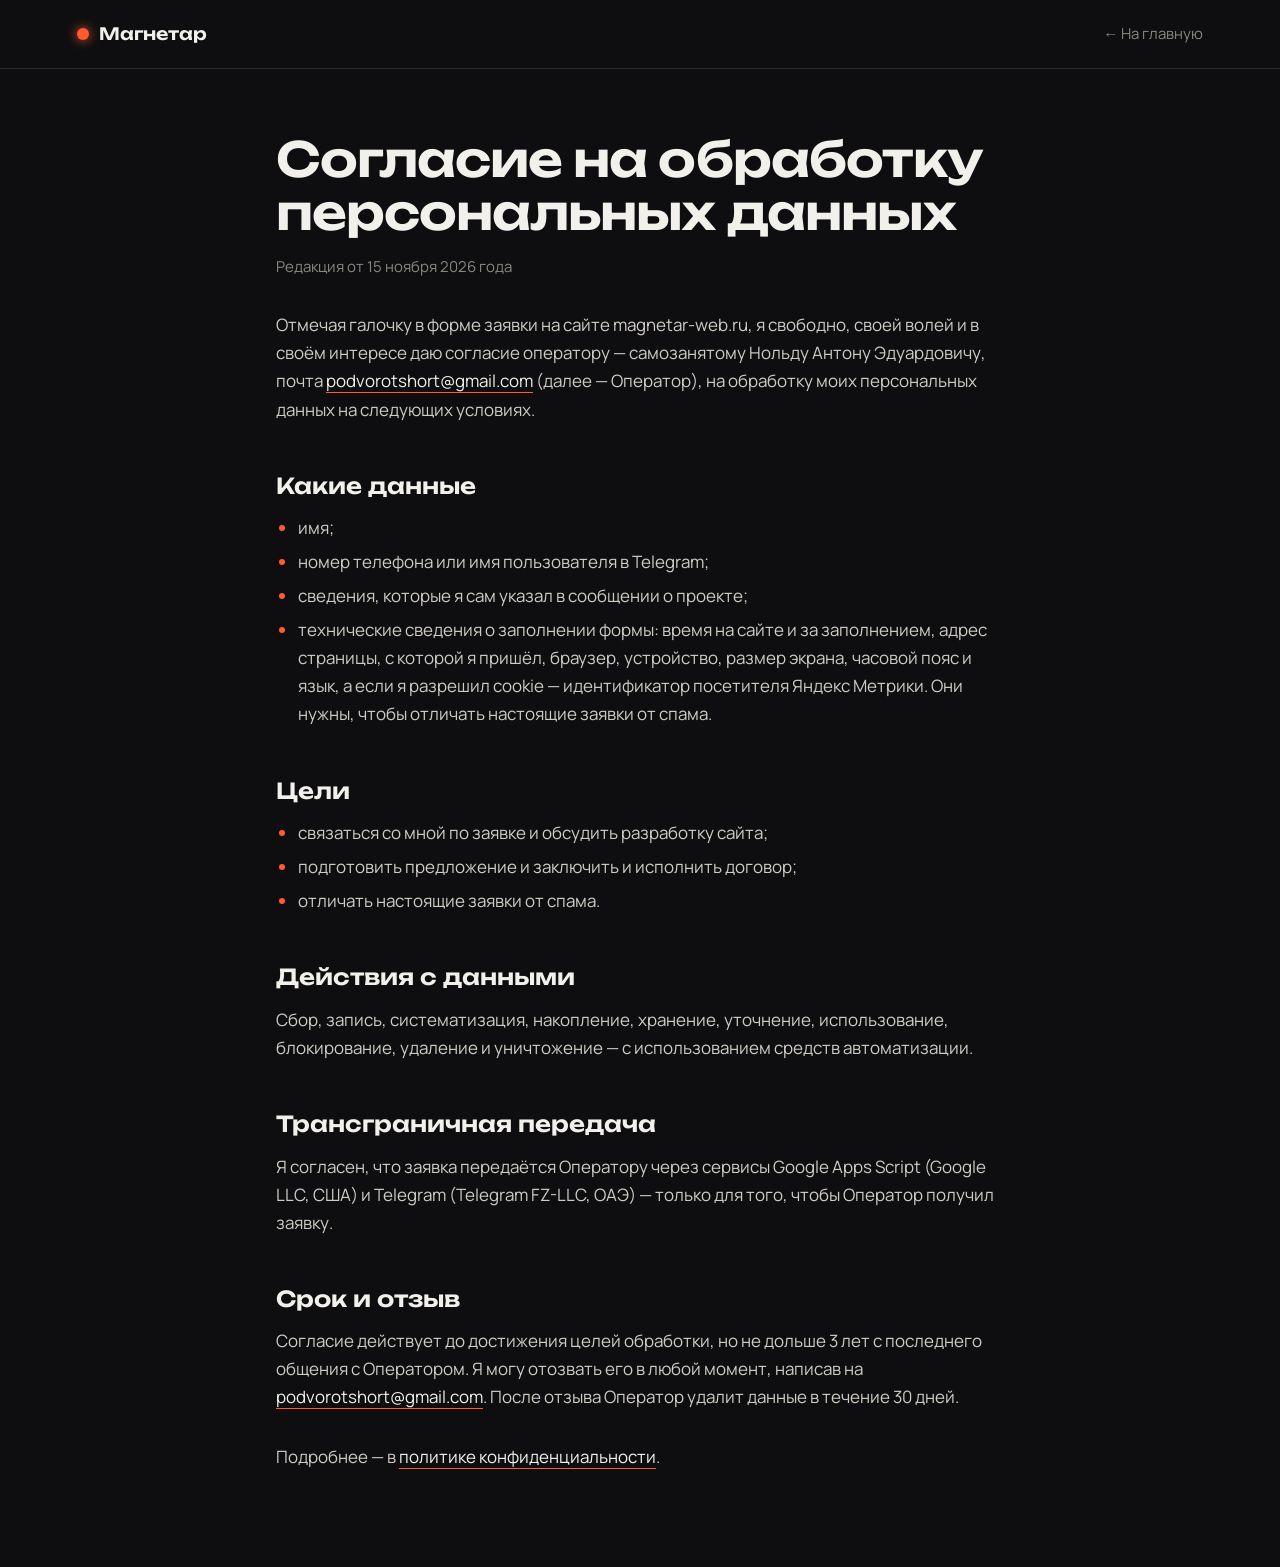
<file: consent.html>
<!DOCTYPE html>
<html lang="ru">
<head>
<meta charset="UTF-8">
<meta name="viewport" content="width=device-width, initial-scale=1.0, viewport-fit=cover">
<title>Согласие на обработку данных · Магнетар</title>
<meta name="description" content="Согласие на обработку персональных данных для формы заявки на magnetar-web.ru.">
<meta name="theme-color" content="#0e0e10">
<link rel="canonical" href="https://magnetar-web.ru/consent.html">
<link rel="icon" href="data:image/svg+xml,%3Csvg xmlns='http://www.w3.org/2000/svg' viewBox='0 0 32 32'%3E%3Ccircle cx='16' cy='16' r='12' fill='%23ff5b2e'/%3E%3C/svg%3E">
<link rel="stylesheet" href="css/fonts.css">
<link rel="stylesheet" href="css/legal.css?v=202611041200">
</head>
<body>

<header class="legal-nav">
  <a href="./" class="legal-logo"><i></i>Магнетар</a>
  <a href="./" class="legal-back">← На главную</a>
</header>

<main class="legal">
  <h1>Согласие на обработку персональных данных</h1>
  <p class="updated">Редакция от 15 ноября 2026 года</p>

  <p style="margin-top: 32px">Отмечая галочку в форме заявки на сайте magnetar-web.ru, я свободно, своей волей и в своём интересе даю согласие оператору — самозанятому Нольду Антону Эдуардовичу, почта <a href="mailto:podvorotshort@gmail.com">podvorotshort@gmail.com</a> (далее — Оператор), на обработку моих персональных данных на следующих условиях.</p>

  <h2>Какие данные</h2>
  <ul>
    <li>имя;</li>
    <li>номер телефона или имя пользователя в Telegram;</li>
    <li>сведения, которые я сам указал в сообщении о проекте;</li>
    <li>технические сведения о заполнении формы: время на сайте и за заполнением, адрес страницы, с которой я пришёл, браузер, устройство, размер экрана, часовой пояс и язык, а если я разрешил cookie — идентификатор посетителя Яндекс Метрики. Они нужны, чтобы отличать настоящие заявки от спама.</li>
  </ul>

  <h2>Цели</h2>
  <ul>
    <li>связаться со мной по заявке и обсудить разработку сайта;</li>
    <li>подготовить предложение и заключить и исполнить договор;</li>
    <li>отличать настоящие заявки от спама.</li>
  </ul>

  <h2>Действия с данными</h2>
  <p>Сбор, запись, систематизация, накопление, хранение, уточнение, использование, блокирование, удаление и уничтожение — с использованием средств автоматизации.</p>

  <h2>Трансграничная передача</h2>
  <p>Я согласен, что заявка передаётся Оператору через сервисы Google Apps Script (Google LLC, США) и Telegram (Telegram FZ-LLC, ОАЭ) — только для того, чтобы Оператор получил заявку.</p>

  <h2>Срок и отзыв</h2>
  <p>Согласие действует до достижения целей обработки, но не дольше 3 лет с последнего общения с Оператором. Я могу отозвать его в любой момент, написав на <a href="mailto:podvorotshort@gmail.com">podvorotshort@gmail.com</a>. После отзыва Оператор удалит данные в течение 30 дней.</p>

  <p style="margin-top: 32px">Подробнее — в <a href="privacy.html">политике конфиденциальности</a>.</p>
</main>

</body>
</html>
</file>
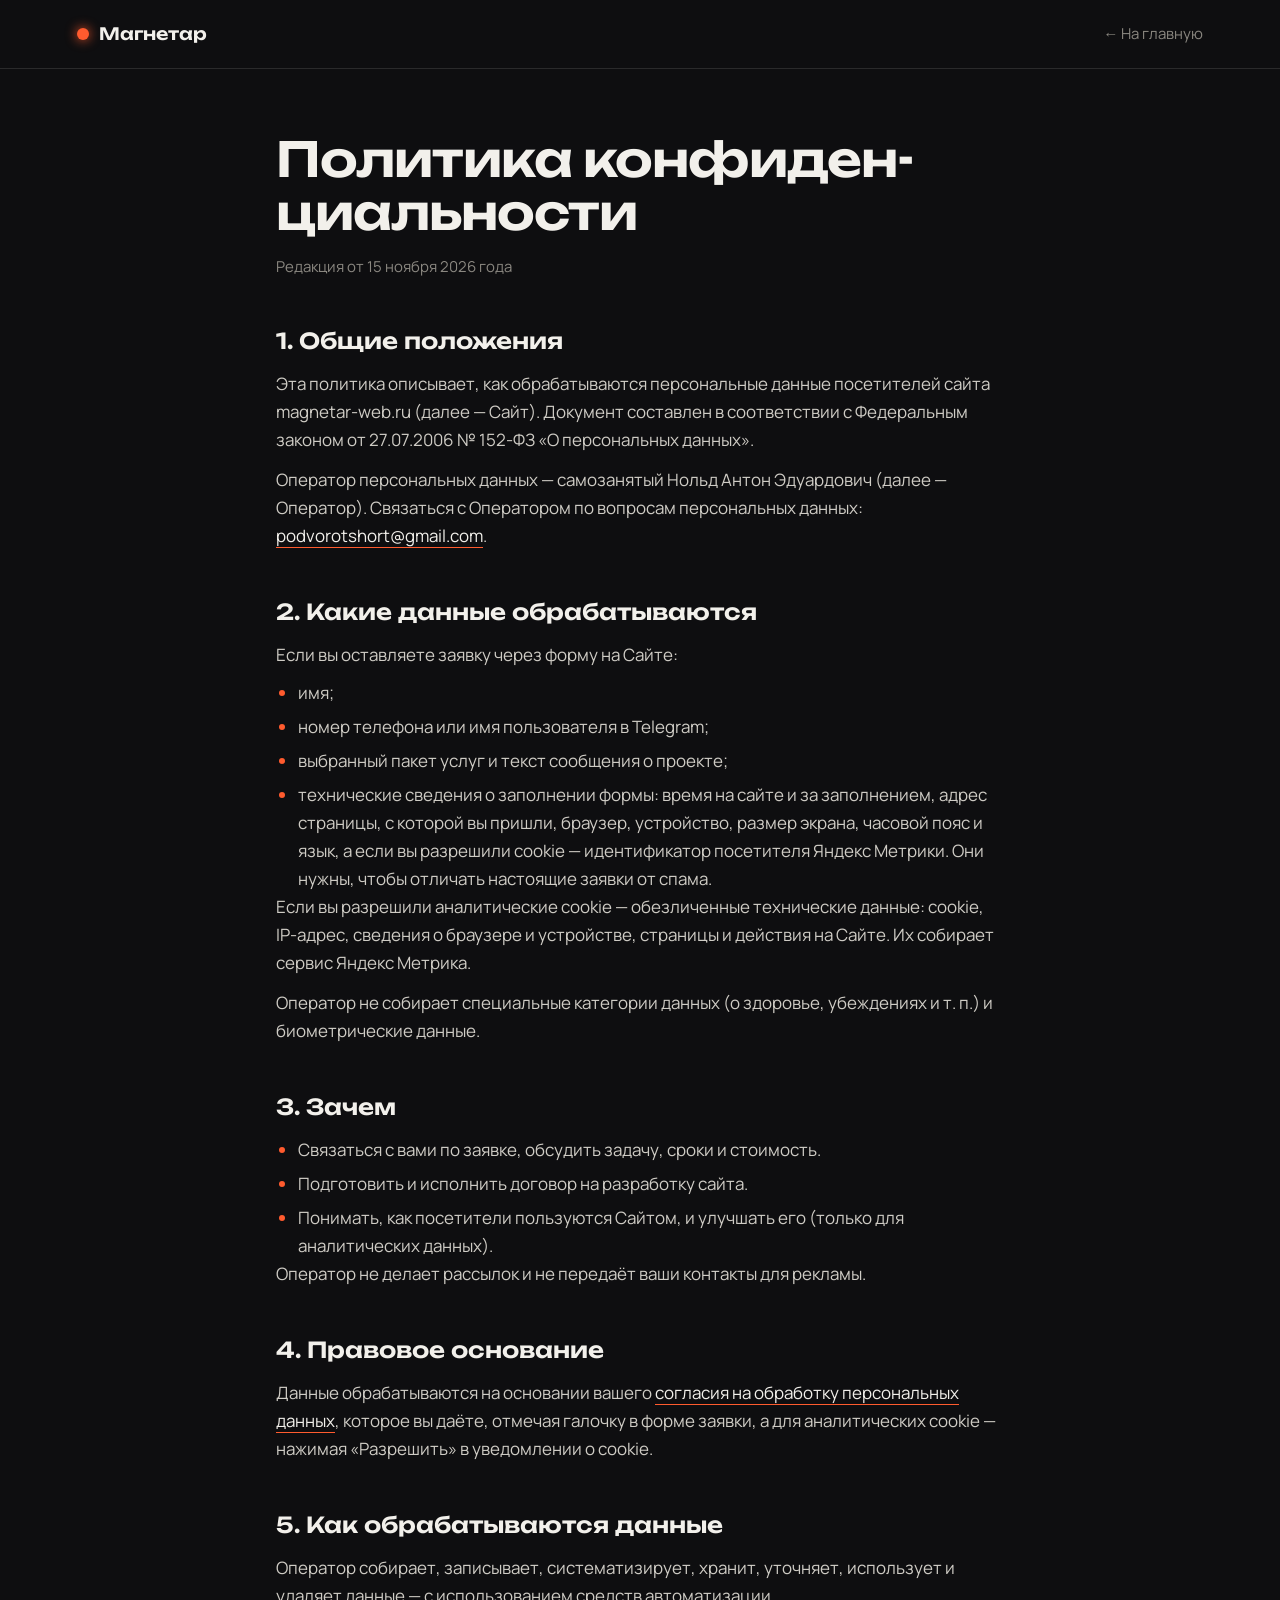
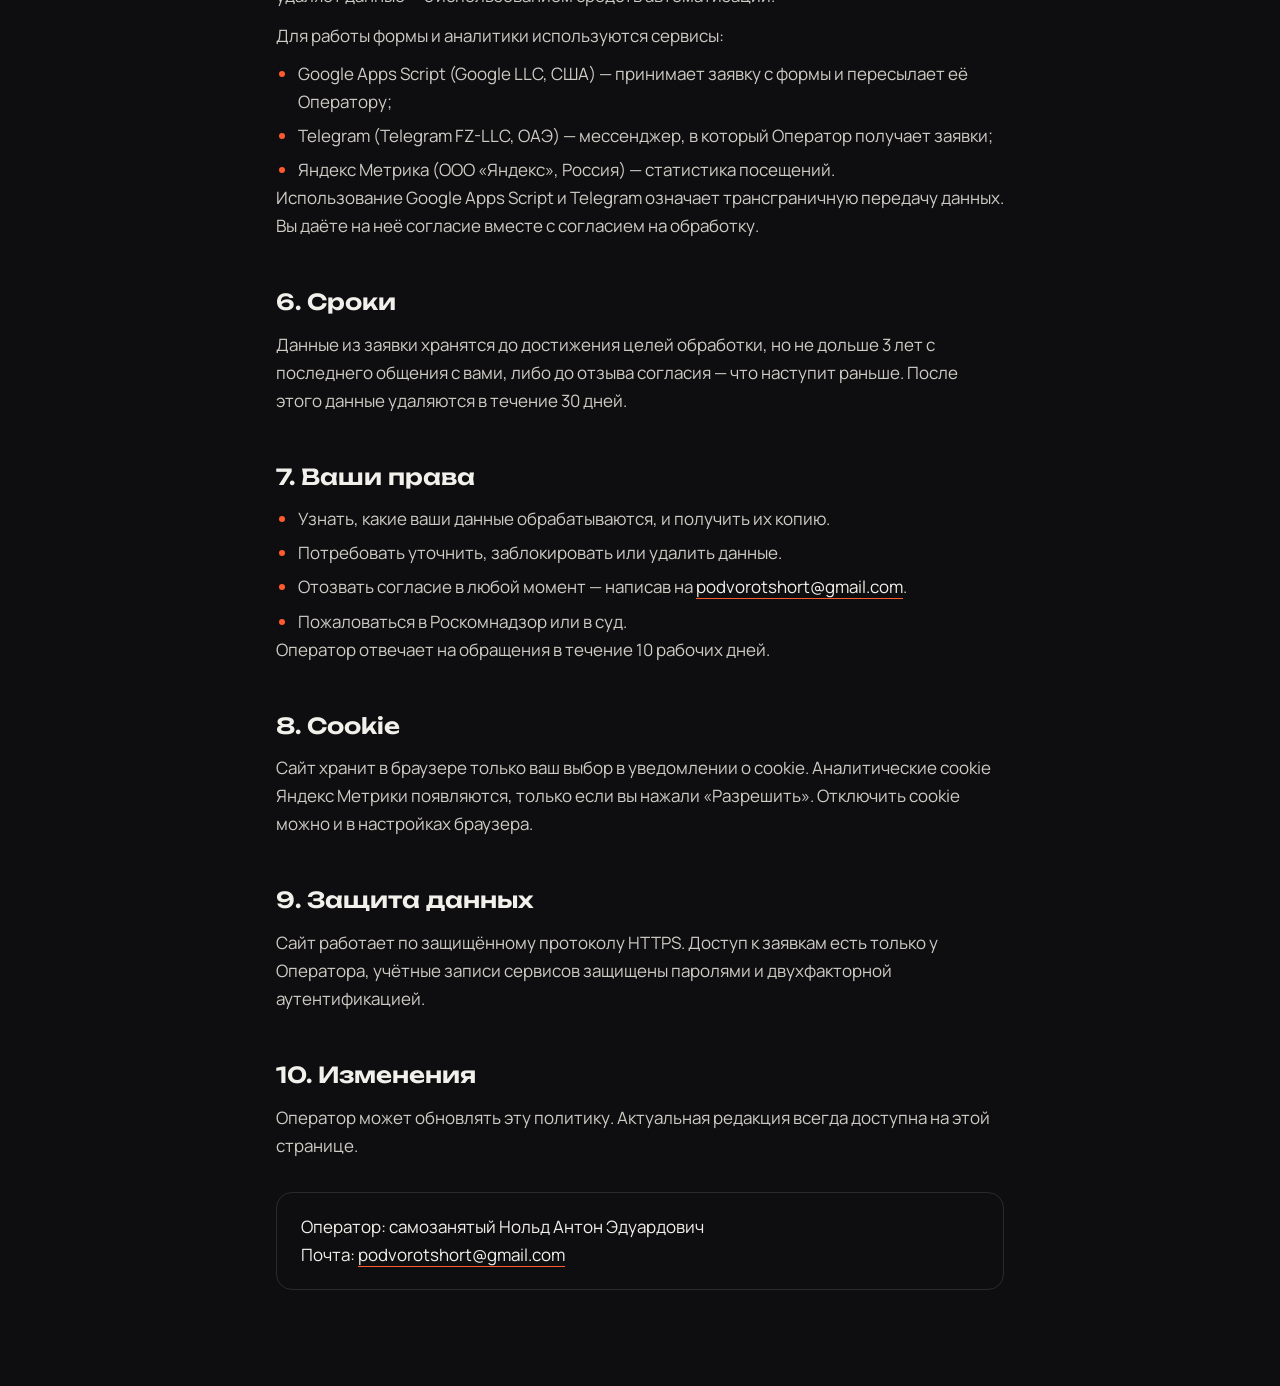
<file: privacy.html>
<!DOCTYPE html>
<html lang="ru">
<head>
<meta charset="UTF-8">
<meta name="viewport" content="width=device-width, initial-scale=1.0, viewport-fit=cover">
<title>Политика конфиденциальности · Магнетар</title>
<meta name="description" content="Как сайт magnetar-web.ru обрабатывает персональные данные.">
<meta name="theme-color" content="#0e0e10">
<link rel="canonical" href="https://magnetar-web.ru/privacy.html">
<link rel="icon" href="data:image/svg+xml,%3Csvg xmlns='http://www.w3.org/2000/svg' viewBox='0 0 32 32'%3E%3Ccircle cx='16' cy='16' r='12' fill='%23ff5b2e'/%3E%3C/svg%3E">
<link rel="stylesheet" href="css/fonts.css">
<link rel="stylesheet" href="css/legal.css?v=202611041200">
</head>
<body>

<header class="legal-nav">
  <a href="./" class="legal-logo"><i></i>Магнетар</a>
  <a href="./" class="legal-back">← На главную</a>
</header>

<main class="legal">
  <h1>Политика конфиден&shy;циальности</h1>
  <p class="updated">Редакция от 15 ноября 2026 года</p>

  <h2>1. Общие положения</h2>
  <p>Эта политика описывает, как обрабатываются персональные данные посетителей сайта magnetar-web.ru (далее — Сайт). Документ составлен в соответствии с Федеральным законом от 27.07.2006 № 152-ФЗ «О персональных данных».</p>
  <p>Оператор персональных данных — самозанятый Нольд Антон Эдуардович (далее — Оператор). Связаться с Оператором по вопросам персональных данных: <a href="mailto:podvorotshort@gmail.com">podvorotshort@gmail.com</a>.</p>

  <h2>2. Какие данные обрабатываются</h2>
  <p>Если вы оставляете заявку через форму на Сайте:</p>
  <ul>
    <li>имя;</li>
    <li>номер телефона или имя пользователя в Telegram;</li>
    <li>выбранный пакет услуг и текст сообщения о проекте;</li>
    <li>технические сведения о заполнении формы: время на сайте и за заполнением, адрес страницы, с которой вы пришли, браузер, устройство, размер экрана, часовой пояс и язык, а если вы разрешили cookie — идентификатор посетителя Яндекс Метрики. Они нужны, чтобы отличать настоящие заявки от спама.</li>
  </ul>
  <p>Если вы разрешили аналитические cookie — обезличенные технические данные: cookie, IP-адрес, сведения о браузере и устройстве, страницы и действия на Сайте. Их собирает сервис Яндекс Метрика.</p>
  <p>Оператор не собирает специальные категории данных (о здоровье, убеждениях и т. п.) и биометрические данные.</p>

  <h2>3. Зачем</h2>
  <ul>
    <li>Связаться с вами по заявке, обсудить задачу, сроки и стоимость.</li>
    <li>Подготовить и исполнить договор на разработку сайта.</li>
    <li>Понимать, как посетители пользуются Сайтом, и улучшать его (только для аналитических данных).</li>
  </ul>
  <p>Оператор не делает рассылок и не передаёт ваши контакты для рекламы.</p>

  <h2>4. Правовое основание</h2>
  <p>Данные обрабатываются на основании вашего <a href="consent.html">согласия на обработку персональных данных</a>, которое вы даёте, отмечая галочку в форме заявки, а для аналитических cookie — нажимая «Разрешить» в уведомлении о cookie.</p>

  <h2>5. Как обрабатываются данные</h2>
  <p>Оператор собирает, записывает, систематизирует, хранит, уточняет, использует и удаляет данные — с использованием средств автоматизации.</p>
  <p>Для работы формы и аналитики используются сервисы:</p>
  <ul>
    <li>Google Apps Script (Google LLC, США) — принимает заявку с формы и пересылает её Оператору;</li>
    <li>Telegram (Telegram FZ-LLC, ОАЭ) — мессенджер, в который Оператор получает заявки;</li>
    <li>Яндекс Метрика (ООО «Яндекс», Россия) — статистика посещений.</li>
  </ul>
  <p>Использование Google Apps Script и Telegram означает трансграничную передачу данных. Вы даёте на неё согласие вместе с согласием на обработку.</p>

  <h2>6. Сроки</h2>
  <p>Данные из заявки хранятся до достижения целей обработки, но не дольше 3 лет с последнего общения с вами, либо до отзыва согласия — что наступит раньше. После этого данные удаляются в течение 30 дней.</p>

  <h2>7. Ваши права</h2>
  <ul>
    <li>Узнать, какие ваши данные обрабатываются, и получить их копию.</li>
    <li>Потребовать уточнить, заблокировать или удалить данные.</li>
    <li>Отозвать согласие в любой момент — написав на <a href="mailto:podvorotshort@gmail.com">podvorotshort@gmail.com</a>.</li>
    <li>Пожаловаться в Роскомнадзор или в суд.</li>
  </ul>
  <p>Оператор отвечает на обращения в течение 10 рабочих дней.</p>

  <h2>8. Cookie</h2>
  <p>Сайт хранит в браузере только ваш выбор в уведомлении о cookie. Аналитические cookie Яндекс Метрики появляются, только если вы нажали «Разрешить». Отключить cookie можно и в настройках браузера.</p>

  <h2>9. Защита данных</h2>
  <p>Сайт работает по защищённому протоколу HTTPS. Доступ к заявкам есть только у Оператора, учётные записи сервисов защищены паролями и двухфакторной аутентификацией.</p>

  <h2>10. Изменения</h2>
  <p>Оператор может обновлять эту политику. Актуальная редакция всегда доступна на этой странице.</p>

  <div class="card">
    <p>Оператор: самозанятый Нольд Антон Эдуардович<br>Почта: <a href="mailto:podvorotshort@gmail.com">podvorotshort@gmail.com</a></p>
  </div>
</main>

</body>
</html>
</file>
<file: css/fonts.css>
/* Шрифты лежат на сайте, а не на Google Fonts — в России так быстрее и надёжнее.
   Источник: пакеты @fontsource/unbounded и @fontsource/manrope (лицензия OFL). */
@font-face { font-family: "Unbounded"; font-style: normal; font-weight: 400; font-display: swap; src: url("../fonts/unbounded-cyrillic-400-normal.woff2") format("woff2"); unicode-range: U+0301, U+0400-045F, U+0490-0491, U+04B0-04B1, U+2116; }
@font-face { font-family: "Unbounded"; font-style: normal; font-weight: 400; font-display: swap; src: url("../fonts/unbounded-latin-ext-400-normal.woff2") format("woff2"); unicode-range: U+0100-02BA, U+02BD-02C5, U+02C7-02CC, U+02CE-02D7, U+02DD-02FF, U+1D00-1DBF, U+1E00-1E9F, U+1EF2-1EFF, U+2020, U+20A0-20AB, U+20AD-20C0, U+2113, U+2C60-2C7F, U+A720-A7FF; }
@font-face { font-family: "Unbounded"; font-style: normal; font-weight: 400; font-display: swap; src: url("../fonts/unbounded-latin-400-normal.woff2") format("woff2"); unicode-range: U+0000-00FF, U+0131, U+0152-0153, U+02BB-02BC, U+02C6, U+02DA, U+02DC, U+0304, U+0308, U+0329, U+2000-206F, U+20AC, U+2122, U+2191, U+2193, U+2212, U+2215, U+FEFF, U+FFFD; }
@font-face { font-family: "Unbounded"; font-style: normal; font-weight: 600; font-display: swap; src: url("../fonts/unbounded-cyrillic-600-normal.woff2") format("woff2"); unicode-range: U+0301, U+0400-045F, U+0490-0491, U+04B0-04B1, U+2116; }
@font-face { font-family: "Unbounded"; font-style: normal; font-weight: 600; font-display: swap; src: url("../fonts/unbounded-latin-ext-600-normal.woff2") format("woff2"); unicode-range: U+0100-02BA, U+02BD-02C5, U+02C7-02CC, U+02CE-02D7, U+02DD-02FF, U+1D00-1DBF, U+1E00-1E9F, U+1EF2-1EFF, U+2020, U+20A0-20AB, U+20AD-20C0, U+2113, U+2C60-2C7F, U+A720-A7FF; }
@font-face { font-family: "Unbounded"; font-style: normal; font-weight: 600; font-display: swap; src: url("../fonts/unbounded-latin-600-normal.woff2") format("woff2"); unicode-range: U+0000-00FF, U+0131, U+0152-0153, U+02BB-02BC, U+02C6, U+02DA, U+02DC, U+0304, U+0308, U+0329, U+2000-206F, U+20AC, U+2122, U+2191, U+2193, U+2212, U+2215, U+FEFF, U+FFFD; }
@font-face { font-family: "Unbounded"; font-style: normal; font-weight: 800; font-display: swap; src: url("../fonts/unbounded-cyrillic-800-normal.woff2") format("woff2"); unicode-range: U+0301, U+0400-045F, U+0490-0491, U+04B0-04B1, U+2116; }
@font-face { font-family: "Unbounded"; font-style: normal; font-weight: 800; font-display: swap; src: url("../fonts/unbounded-latin-ext-800-normal.woff2") format("woff2"); unicode-range: U+0100-02BA, U+02BD-02C5, U+02C7-02CC, U+02CE-02D7, U+02DD-02FF, U+1D00-1DBF, U+1E00-1E9F, U+1EF2-1EFF, U+2020, U+20A0-20AB, U+20AD-20C0, U+2113, U+2C60-2C7F, U+A720-A7FF; }
@font-face { font-family: "Unbounded"; font-style: normal; font-weight: 800; font-display: swap; src: url("../fonts/unbounded-latin-800-normal.woff2") format("woff2"); unicode-range: U+0000-00FF, U+0131, U+0152-0153, U+02BB-02BC, U+02C6, U+02DA, U+02DC, U+0304, U+0308, U+0329, U+2000-206F, U+20AC, U+2122, U+2191, U+2193, U+2212, U+2215, U+FEFF, U+FFFD; }
@font-face { font-family: "Manrope"; font-style: normal; font-weight: 400; font-display: swap; src: url("../fonts/manrope-cyrillic-400-normal.woff2") format("woff2"); unicode-range: U+0301, U+0400-045F, U+0490-0491, U+04B0-04B1, U+2116; }
@font-face { font-family: "Manrope"; font-style: normal; font-weight: 400; font-display: swap; src: url("../fonts/manrope-latin-ext-400-normal.woff2") format("woff2"); unicode-range: U+0100-02BA, U+02BD-02C5, U+02C7-02CC, U+02CE-02D7, U+02DD-02FF, U+1D00-1DBF, U+1E00-1E9F, U+1EF2-1EFF, U+2020, U+20A0-20AB, U+20AD-20C0, U+2113, U+2C60-2C7F, U+A720-A7FF; }
@font-face { font-family: "Manrope"; font-style: normal; font-weight: 400; font-display: swap; src: url("../fonts/manrope-latin-400-normal.woff2") format("woff2"); unicode-range: U+0000-00FF, U+0131, U+0152-0153, U+02BB-02BC, U+02C6, U+02DA, U+02DC, U+0304, U+0308, U+0329, U+2000-206F, U+20AC, U+2122, U+2191, U+2193, U+2212, U+2215, U+FEFF, U+FFFD; }
@font-face { font-family: "Manrope"; font-style: normal; font-weight: 500; font-display: swap; src: url("../fonts/manrope-cyrillic-500-normal.woff2") format("woff2"); unicode-range: U+0301, U+0400-045F, U+0490-0491, U+04B0-04B1, U+2116; }
@font-face { font-family: "Manrope"; font-style: normal; font-weight: 500; font-display: swap; src: url("../fonts/manrope-latin-ext-500-normal.woff2") format("woff2"); unicode-range: U+0100-02BA, U+02BD-02C5, U+02C7-02CC, U+02CE-02D7, U+02DD-02FF, U+1D00-1DBF, U+1E00-1E9F, U+1EF2-1EFF, U+2020, U+20A0-20AB, U+20AD-20C0, U+2113, U+2C60-2C7F, U+A720-A7FF; }
@font-face { font-family: "Manrope"; font-style: normal; font-weight: 500; font-display: swap; src: url("../fonts/manrope-latin-500-normal.woff2") format("woff2"); unicode-range: U+0000-00FF, U+0131, U+0152-0153, U+02BB-02BC, U+02C6, U+02DA, U+02DC, U+0304, U+0308, U+0329, U+2000-206F, U+20AC, U+2122, U+2191, U+2193, U+2212, U+2215, U+FEFF, U+FFFD; }
@font-face { font-family: "Manrope"; font-style: normal; font-weight: 700; font-display: swap; src: url("../fonts/manrope-cyrillic-700-normal.woff2") format("woff2"); unicode-range: U+0301, U+0400-045F, U+0490-0491, U+04B0-04B1, U+2116; }
@font-face { font-family: "Manrope"; font-style: normal; font-weight: 700; font-display: swap; src: url("../fonts/manrope-latin-ext-700-normal.woff2") format("woff2"); unicode-range: U+0100-02BA, U+02BD-02C5, U+02C7-02CC, U+02CE-02D7, U+02DD-02FF, U+1D00-1DBF, U+1E00-1E9F, U+1EF2-1EFF, U+2020, U+20A0-20AB, U+20AD-20C0, U+2113, U+2C60-2C7F, U+A720-A7FF; }
@font-face { font-family: "Manrope"; font-style: normal; font-weight: 700; font-display: swap; src: url("../fonts/manrope-latin-700-normal.woff2") format("woff2"); unicode-range: U+0000-00FF, U+0131, U+0152-0153, U+02BB-02BC, U+02C6, U+02DA, U+02DC, U+0304, U+0308, U+0329, U+2000-206F, U+20AC, U+2122, U+2191, U+2193, U+2212, U+2215, U+FEFF, U+FFFD; }
</file>
<file: css/style.css>
:root {
  --bg: #0e0e10;
  --fg: #f2f0eb;
  --muted: #8a8780;
  --accent: #ff5b2e;
  --blue: #3b3bff;
  --card: #1a1a1d;
  --line: rgba(242, 240, 235, 0.12);
  --ease: cubic-bezier(.19, 1, .22, 1);
}

* { box-sizing: border-box; margin: 0; padding: 0; }
html.lenis, html.lenis body { height: auto; }
.lenis.lenis-smooth { scroll-behavior: auto !important; }
/* страховка: ничего не должно сдвигать страницу вбок (особенно на iPhone) */
html, body { overflow-x: hidden; overflow-x: clip; }
body {
  background: var(--bg);
  color: var(--fg);
  font-family: "Manrope", sans-serif;
  -webkit-font-smoothing: antialiased;
}
h1, h2, h3 { font-family: "Unbounded", sans-serif; font-weight: 600; letter-spacing: -.02em; }
a { color: inherit; text-decoration: none; }
button, input, textarea { font: inherit; color: inherit; }
::selection { background: var(--accent); color: var(--bg); }

.wrap { padding-left: 6vw; padding-right: 6vw; }
section { position: relative; }

.tag {
  display: inline-block;
  font-size: 13px;
  letter-spacing: .08em;
  text-transform: uppercase;
  color: var(--accent);
  border: 1px solid var(--accent);
  border-radius: 99px;
  padding: 6px 14px;
  margin-bottom: 28px;
}
.section-title {
  font-size: clamp(40px, 6vw, 96px);
  line-height: 1;
  margin-bottom: 7vh;
}

/* ---------- Курсор ---------- */
.cursor {
  position: fixed; top: 0; left: 0;
  width: 12px; height: 12px;
  margin: -6px 0 0 -6px;
  border-radius: 50%;
  background: var(--fg);
  pointer-events: none;
  z-index: 1000;
  mix-blend-mode: difference;
  opacity: 0;
  transition: width .3s, height .3s, margin .3s, opacity .3s;
}
.cursor.visible { opacity: 1; }
.cursor.big { width: 80px; height: 80px; margin: -40px 0 0 -40px; }

/* ---------- Кнопки (вариант Г: сплошная, пружинит) ---------- */
.magnet { display: inline-block; padding: 30px; margin: -30px; }
.btn {
  position: relative;
  display: inline-flex; align-items: center; justify-content: center;
  overflow: hidden;
  cursor: pointer;
  border: 1px solid var(--line);
  background: transparent;
  color: var(--fg);
  font: 600 17px "Manrope", sans-serif;
  white-space: nowrap;
  transition: color .4s var(--ease);
}
.btn .mag-inner { position: relative; z-index: 2; display: inline-block; }
.btn::before {
  content: ""; position: absolute; left: 50%; top: 100%;
  width: 150%; aspect-ratio: 1;
  border-radius: 50%;
  background: var(--accent);
  transform: translate(-50%, 0) scale(0);
  transition: transform .6s var(--ease), top .6s var(--ease);
  z-index: 1;
}
.btn:hover::before { top: 50%; transform: translate(-50%, -50%) scale(1); }
.btn-pill { padding: 22px 44px; border-radius: 99px; }
.btn-sm { padding: 14px 26px; font-size: 15px; }
.btn-solid { background: var(--fg); color: var(--bg); border-color: var(--fg); }
.btn-solid:hover { color: var(--fg); }
.btn-accent { background: var(--accent); color: var(--bg); border-color: var(--accent); }
.btn-accent::before { background: var(--bg); }
.btn-accent:hover { color: var(--fg); }

.link-arrow { font-weight: 600; border-bottom: 1px solid var(--line); padding-bottom: 4px; transition: border-color .3s; }
.link-arrow:hover { border-color: var(--fg); }

/* ---------- Навигация ---------- */
.nav {
  position: fixed; top: 0; left: 0; right: 0;
  z-index: 100;
  display: flex; align-items: center; justify-content: space-between; gap: 24px;
  padding: calc(18px + env(safe-area-inset-top)) calc(6vw + env(safe-area-inset-right)) 18px calc(6vw + env(safe-area-inset-left));
  border-bottom: 1px solid transparent;
  transition: transform .6s var(--ease), background .3s, border-color .3s;
}
/* на iOS при сворачивании панелей страница может мелькнуть над шапкой — тянем фон шапки вверх */
.nav::before {
  content: ""; position: absolute; left: 0; right: 0; bottom: 100%;
  height: 200px;
  background: var(--bg);
  pointer-events: none;
}
.nav.scrolled {
  background: rgba(14, 14, 16, .9);
  -webkit-backdrop-filter: blur(14px);
  backdrop-filter: blur(14px);
  border-bottom-color: var(--line);
}
.nav.hidden { transform: translateY(-100%); }
/* в браузере Telegram шапка сплошная: под его стеклянной панелью и так просвечивает
   страница, а вторая полупрозрачная шапка превращала это в кашу */
.in-tg .nav, .in-tg .nav.scrolled {
  background: var(--bg);
  -webkit-backdrop-filter: none; backdrop-filter: none;
  border-bottom-color: var(--line);
}
.logo { display: inline-flex; align-items: center; gap: 12px; font-family: "Unbounded", sans-serif; font-weight: 800; font-size: 20px; }
.logo-star {
  width: 14px; height: 14px; border-radius: 50%;
  background: var(--accent);
  box-shadow: 0 0 0 4px rgba(255, 91, 46, .2), 0 0 24px var(--accent);
}
.nav-links { display: flex; gap: 36px; font-size: 15px; font-weight: 500; }
.nav-links a { color: var(--muted); transition: color .3s; }
.nav-links a:hover { color: var(--fg); }
@media (max-width: 900px) { .nav-links { display: none; } }

/* ---------- Главный экран ---------- */
.hero { min-height: 100vh; min-height: 100svh; overflow: hidden; display: flex; align-items: center; }
.hero-grid {
  position: relative; z-index: 1;
  width: 100%;
  display: grid; grid-template-columns: 1fr 1fr; gap: 4vw; align-items: center;
  padding-top: calc(120px + env(safe-area-inset-top)); padding-bottom: 80px;
}
.hero-content { position: relative; }
.hero-kicker { display: inline-flex; align-items: center; gap: 12px; color: var(--muted); font-size: 15px; margin-bottom: 28px; }
.pulse { width: 8px; height: 8px; border-radius: 50%; background: var(--accent); animation: pulse 2s infinite; }
@keyframes pulse {
  0% { box-shadow: 0 0 0 0 rgba(255, 91, 46, .6); }
  100% { box-shadow: 0 0 0 14px rgba(255, 91, 46, 0); }
}
.hero h1 {
  font-size: clamp(38px, 4.8vw, 88px);
  line-height: 1;
  font-weight: 800;
  letter-spacing: -.035em;
}
.hero h1 .word { display: inline-block; overflow: hidden; vertical-align: top; padding-bottom: .06em; }
.hero h1 .word > span { display: inline-block; }
.hero h1 em { font-style: normal; color: var(--accent); }
.hero-sub { max-width: 520px; margin: 28px 0 40px; color: var(--muted); font-size: 18px; line-height: 1.5; }
.hero-actions { display: flex; flex-wrap: wrap; align-items: center; gap: 36px; }
@media (max-width: 1000px) {
  .hero-grid { grid-template-columns: 1fr; gap: 64px; padding-top: calc(110px + env(safe-area-inset-top)); }
  .hero h1 { font-size: clamp(38px, 9vw, 72px); }
}

/* Чёрная дыра на фоне: линии затягиваются в центр */
.vortex { position: fixed; inset: 0; z-index: 0; pointer-events: none; }
main, .footer { position: relative; z-index: 1; }
.vortex canvas { display: block; width: 100%; height: 100%; }

/* Макет лендинга (все размеры в cqw — масштабируется целиком) */
.mock-wrap { position: relative; container-type: inline-size; width: 100%; max-width: 640px; justify-self: center; }
.mock {
  position: relative;
  border-radius: 2cqw;
  background: var(--fg);
  color: var(--bg);
  box-shadow: 0 4cqw 10cqw rgba(0, 0, 0, .6), 0 0 0 1px rgba(242, 240, 235, .15);
}
.mock-bar {
  display: flex; align-items: center; gap: 3cqw;
  height: 7cqw; padding: 0 2.6cqw;
  background: #e2dfd8;
  border-radius: 2cqw 2cqw 0 0;
}
.mock-dots { display: flex; gap: 1.2cqw; }
.mock-dots i { width: 1.6cqw; height: 1.6cqw; border-radius: 50%; background: #c9c5bc; }
.mock-dots i:first-child { background: var(--accent); }
.mock-url {
  flex: 1; max-width: 46cqw;
  padding: 1cqw 2.4cqw;
  border-radius: 99px;
  background: var(--fg);
  font-size: 1.9cqw; color: #6b6861;
}
.mock-page { display: grid; gap: 4cqw; padding: 3.6cqw 4cqw 4.4cqw; overflow: hidden; border-radius: 0 0 2cqw 2cqw; }

.m-nav { display: flex; align-items: center; justify-content: space-between; }
.m-logo { width: 3.6cqw; height: 3.6cqw; border-radius: 50%; background: var(--bg); }
.m-links { display: flex; gap: 3cqw; }
.m-links i { width: 7cqw; height: 1.2cqw; border-radius: 99px; background: rgba(14, 14, 16, .2); }
.m-navbtn { width: 12cqw; height: 4cqw; border-radius: 99px; background: var(--bg); }

.m-hero { display: grid; grid-template-columns: 1.15fr 1fr; gap: 4cqw; align-items: center; }
.m-hero-text { display: flex; flex-direction: column; align-items: flex-start; gap: 2cqw; }
.m-tag { padding: .7cqw 1.8cqw; border: 1px solid var(--accent); border-radius: 99px; color: var(--accent); font-size: 1.8cqw; font-weight: 700; }
.m-title { font-family: "Unbounded", sans-serif; font-weight: 800; font-size: 5.4cqw; line-height: 1.05; letter-spacing: -.03em; }
.m-title > span { display: inline-block; }
.m-line { width: 100%; height: 1.3cqw; border-radius: 99px; background: rgba(14, 14, 16, .14); }
.m-line--short { width: 65%; }
.m-btn {
  margin-top: 1cqw;
  padding: 1.8cqw 4cqw;
  border-radius: 99px;
  background: var(--accent); color: var(--bg);
  font-size: 2.2cqw; font-weight: 700;
}
.m-img {
  position: relative; overflow: hidden;
  aspect-ratio: 1 / 1.05;
  border-radius: 2.4cqw;
  background: linear-gradient(145deg, var(--accent), #ff9a3d 45%, var(--blue));
}
.m-circle { position: absolute; border-radius: 50%; background: rgba(242, 240, 235, .9); }
.m-circle--1 { width: 22cqw; height: 22cqw; right: -5cqw; bottom: -5cqw; }
.m-circle--2 { width: 8cqw; height: 8cqw; left: 4cqw; top: 4cqw; background: var(--bg); }

.m-cards { display: grid; grid-template-columns: repeat(3, 1fr); gap: 2.4cqw; }
.m-card { display: grid; gap: 1.4cqw; padding: 2.4cqw; border-radius: 2cqw; background: #e2dfd8; }
.m-card i { width: 4cqw; height: 4cqw; border-radius: 1.2cqw; background: var(--accent); margin-bottom: .6cqw; }
.m-card:nth-child(2) i { background: var(--blue); }
.m-card:nth-child(3) i { background: var(--bg); }
.m-card b { height: 1.2cqw; border-radius: 99px; background: rgba(14, 14, 16, .2); }
.m-card b:last-child { width: 60%; }

.m-form { display: flex; gap: 2cqw; }
.m-input {
  flex: 1;
  padding: 2cqw 2.8cqw;
  border: 1px solid rgba(14, 14, 16, .2);
  border-radius: 99px;
  font-size: 2.1cqw; color: #4a4843;
  white-space: nowrap; overflow: hidden;
}
.m-submit {
  padding: 2cqw 4cqw;
  border-radius: 99px;
  background: var(--bg); color: var(--fg);
  font-size: 2.1cqw; font-weight: 700;
  transition: background .3s;
}
.m-submit.done { background: #2fbf71; }

.m-cursor { position: absolute; left: 0; top: 0; width: 4.4cqw; height: 4.4cqw; opacity: 0; filter: drop-shadow(0 .4cqw .8cqw rgba(0, 0, 0, .4)); }
.m-toast {
  position: absolute; top: 12cqw; right: -4cqw;
  display: flex; align-items: center; gap: 2cqw;
  padding: 2cqw 3cqw 2cqw 2cqw;
  border-radius: 2cqw;
  background: var(--bg); color: var(--fg);
  border: 1px solid rgba(242, 240, 235, .15);
  box-shadow: 0 2cqw 6cqw rgba(0, 0, 0, .5);
  font-size: 2.2cqw;
  opacity: 0;
}
.m-toast-icon { display: grid; place-items: center; width: 5cqw; height: 5cqw; border-radius: 50%; background: #2fbf71; color: var(--bg); font-weight: 800; }
.m-toast b { display: block; font-family: "Unbounded", sans-serif; font-size: 2.4cqw; }
.m-toast small { display: block; margin-top: .4cqw; color: var(--muted); font-size: 1.9cqw; }

.mock-steps { display: flex; justify-content: center; flex-wrap: wrap; gap: 8px; margin-top: 28px; list-style: none; }
.mock-steps li {
  padding: 8px 16px;
  border: 1px solid var(--line);
  border-radius: 99px;
  color: var(--muted);
  font-size: 14px;
  transition: background .4s, color .4s, border-color .4s;
}
.mock-steps li.active { background: var(--accent); border-color: var(--accent); color: var(--bg); }

/* ---------- Манифест ---------- */
.manifesto { min-height: 130vh; display: flex; flex-direction: column; justify-content: center; }
.reveal-text {
  font-family: "Unbounded", sans-serif;
  font-size: clamp(26px, 4vw, 60px);
  line-height: 1.2;
  font-weight: 600;
  max-width: 1300px;
}
.reveal-text .w { opacity: .12; }

/* ---------- Пакеты ---------- */
.pricing { padding-top: 12vh; padding-bottom: 18vh; }
.plans { display: grid; grid-template-columns: repeat(3, 1fr); gap: 20px; }
.plan {
  position: relative;
  display: flex; flex-direction: column; gap: 28px;
  padding: 40px 36px;
  background: rgba(26, 26, 29, .45);
  -webkit-backdrop-filter: blur(10px);
  backdrop-filter: blur(10px);
  border: 1px solid var(--line);
  border-radius: 28px;
}
.plan--hit { background: rgba(242, 240, 235, .82); color: var(--bg); border-color: rgba(242, 240, 235, .9); }
.plan-badge {
  position: absolute; top: 28px; right: 28px;
  padding: 6px 14px; border-radius: 99px;
  background: var(--accent); color: var(--bg);
  font-size: 13px; font-weight: 700; letter-spacing: .06em; text-transform: uppercase;
}
.plan-name { font-size: 24px; }
.plan-term { margin-top: 6px; color: var(--muted); }
.plan--hit .plan-term { color: rgba(14, 14, 16, .6); }
.plan-price { font-family: "Unbounded", sans-serif; font-weight: 800; font-size: clamp(40px, 4vw, 64px); line-height: 1; letter-spacing: -.03em; }
.plan-list { list-style: none; display: grid; gap: 14px; line-height: 1.4; }
.plan-list li { position: relative; padding-left: 28px; }
.plan-list li::before {
  content: ""; position: absolute; left: 0; top: .45em;
  width: 10px; height: 10px; border-radius: 50%;
  background: var(--accent);
}
.plan-cta { margin-top: auto; padding-top: 8px; }
@media (max-width: 1000px) { .plans { grid-template-columns: 1fr; max-width: 560px; } }

/* ---------- Доп. услуги: таймлайн с горизонтальным скроллом ---------- */
.journey {
  --step: 13vw;        /* шаг между услугами по линии */
  --item-w: 24vw;      /* ширина подписи услуги */
  --head-w: 22vw;      /* место под заголовок слева */
  height: 100vh; height: 100svh;
  overflow: hidden;
  display: flex; align-items: center;
  border-top: 1px solid var(--line);
}
.j-track {
  display: flex; align-items: center; gap: 5vw;
  height: min(64vh, 640px);
  padding: 0 14vw 0 6vw;
  width: max-content;
  will-change: transform;
}

/* Орбита вместо фото */
.j-orbit {
  position: relative;
  flex-shrink: 0;
  width: min(30vw, 64vh); height: 100%;
  display: grid; place-items: center;
  border-radius: 24px;
  background: rgba(26, 26, 29, .85);
  border: 1px solid var(--line);
  overflow: hidden;
}
.orbit-ring {
  position: absolute; left: 50%; top: 50%;
  aspect-ratio: 1;
  border: 1px solid rgba(242, 240, 235, .14);
  border-radius: 50%;
  transform: translate(-50%, -50%);
  animation: orbit linear infinite;
}
.orbit-ring i { position: absolute; left: 50%; top: 0; border-radius: 50%; transform: translate(-50%, -50%); }
.orbit-ring--1 { width: 42%; animation-duration: 9s; }
.orbit-ring--1 i { width: 12px; height: 12px; background: var(--accent); box-shadow: 0 0 16px var(--accent); }
.orbit-ring--2 { width: 68%; animation-duration: 16s; animation-direction: reverse; }
.orbit-ring--2 i { width: 18px; height: 18px; background: var(--fg); }
.orbit-ring--3 { width: 94%; animation-duration: 26s; }
.orbit-ring--3 i { width: 14px; height: 14px; background: var(--blue); box-shadow: 0 0 16px var(--blue); }
@keyframes orbit { to { transform: translate(-50%, -50%) rotate(360deg); } }
.orbit-core { position: relative; text-align: center; }
.orbit-core b { display: block; font-family: "Unbounded", sans-serif; font-weight: 800; font-size: clamp(64px, 7vw, 120px); line-height: 1; color: var(--accent); }
.orbit-core span { display: block; margin-top: 8px; color: var(--muted); font-size: 15px; line-height: 1.35; }

/* Поле таймлайна */
.j-area {
  position: relative;
  flex-shrink: 0;
  height: 100%;
  width: calc(var(--head-w) + (var(--n) - 1) * var(--step) + var(--item-w));
}
.j-line {
  position: absolute; left: 0; right: 0; top: 50%;
  display: flex; align-items: center;
  transform: translateY(-50%);
}
.j-cap { width: 12px; height: 12px; flex-shrink: 0; border-radius: 50%; background: var(--accent); }
.j-bar { flex: 1; height: 1px; background: var(--accent); transform-origin: left center; }

.j-head { position: absolute; left: 0; top: 0; width: calc(var(--head-w) - 3vw); }
.j-head .tag { margin-bottom: 18px; }
.j-head h2 { font-size: clamp(32px, 3.2vw, 56px); line-height: .98; font-weight: 800; }
.j-period { position: absolute; left: 0; bottom: 0; color: var(--muted); font-size: clamp(16px, 1.4vw, 22px); line-height: 1.2; }

/* Услуга: ножка от линии, точка на линии, подпись */
.j-item {
  position: absolute;
  left: calc(var(--head-w) + var(--i) * var(--step));
  width: var(--item-w);
  height: 50%;
}
.j-top { top: 0; }
.j-bottom { top: 50%; }
.j-stem { position: absolute; left: 0; width: 1px; background: var(--accent); }
.j-top .j-stem { top: 8px; bottom: 0; transform-origin: bottom; }
.j-bottom .j-stem { top: 0; bottom: 8px; transform-origin: top; }
.j-dot {
  position: absolute; left: 0;
  width: 14px; height: 14px;
  border-radius: 50%;
  background: var(--accent);
  box-shadow: 0 0 0 5px rgba(255, 91, 46, .18);
  transform: translate(-50%, -50%);
}
.j-top .j-dot { top: 8px; }
.j-bottom .j-dot { top: calc(100% - 8px); }
.j-text { position: absolute; left: 0; right: 0; padding-left: 1.6vw; display: grid; gap: 10px; }
.j-top .j-text { top: -2px; }
.j-bottom .j-text { bottom: -2px; }
.j-mask { display: block; overflow: hidden; }
.j-title { display: block; font-size: clamp(18px, 1.7vw, 30px); line-height: 1.1; font-weight: 600; }
.j-title em { font-style: normal; color: var(--accent); margin-right: .3em; }
.j-desc { display: block; max-width: 20em; color: var(--muted); font-size: clamp(14px, 1vw, 17px); line-height: 1.4; }

@media (max-width: 700px) {
  .journey { --step: 46vw; --item-w: 74vw; --head-w: 78vw; }
  .j-track { height: 74vh; gap: 10vw; }
  .j-orbit { width: 84vw; height: 84vw; align-self: center; }
  .j-text { padding-left: 5vw; }
  .j-head h2 { font-size: 34px; }
}

/* ---------- Процесс (стопка) ---------- */
.process { padding-top: 16vh; padding-bottom: 16vh; border-top: 1px solid var(--line); }
.stack-card {
  position: sticky;
  height: 72vh;
  min-height: 420px;
  margin-bottom: 6vh;
  padding: 40px;
  display: grid; grid-template-columns: 1fr 1.1fr; gap: 4vw;
  border-radius: 32px;
  transform-origin: center top;
}
.stack-text { display: flex; flex-direction: column; justify-content: space-between; gap: 24px; padding: 8px; }
.stack-text h3 { margin-bottom: 20px; }
@media (max-width: 860px) {
  .stack-card { height: 82vh; grid-template-columns: 1fr; grid-template-rows: auto 1fr; gap: 20px; padding: 24px; }
  .stack-text { padding: 0; gap: 12px; }
  .stack-text h3 { margin-bottom: 10px; }
  .stack-card p { font-size: 16px; }
}

/* ---------- Сцены в карточках (рисуются кодом) ---------- */
.scene {
  position: relative; min-height: 0;
  display: grid; place-items: center;
  border-radius: 22px;
  overflow: hidden;
  padding: 24px;
}

/* 1. Чат */
.scene-chat { background: var(--bg); border: 1px solid var(--line); }
.chat { width: 100%; max-width: 440px; height: 100%; max-height: 400px; display: flex; flex-direction: column; }
.chat-head { display: flex; align-items: center; gap: 12px; padding-bottom: 14px; border-bottom: 1px solid var(--line); }
.chat-ava { width: 38px; height: 38px; border-radius: 50%; background: linear-gradient(135deg, var(--accent), var(--blue)); flex-shrink: 0; }
.chat-head b { display: block; font-size: 15px; }
.chat-head small { color: #2fbf71; font-size: 13px; }
.chat-body { flex: 1; display: flex; flex-direction: column; justify-content: flex-end; gap: 10px; padding-top: 14px; overflow: hidden; }
.msg { max-width: 80%; padding: 12px 16px; border-radius: 18px; font-size: clamp(13px, 1.1vw, 15px); line-height: 1.4; display: none; }
.msg--in { align-self: flex-start; background: var(--card); border-bottom-left-radius: 6px; }
.msg--out { align-self: flex-end; background: var(--accent); color: var(--bg); border-bottom-right-radius: 6px; }
.typing { display: none; gap: 5px; padding: 14px 16px; border-radius: 18px; background: var(--card); align-self: flex-start; }
.typing.out { align-self: flex-end; background: rgba(255, 91, 46, .25); }
.typing i { width: 7px; height: 7px; border-radius: 50%; background: var(--muted); animation: dot 1s infinite; }
.typing i:nth-child(2) { animation-delay: .15s; }
.typing i:nth-child(3) { animation-delay: .3s; }
@keyframes dot { 0%, 60%, 100% { transform: translateY(0); opacity: .5; } 30% { transform: translateY(-5px); opacity: 1; } }

/* 2. Чертёж */
.scene-wire {
  background-color: #e4e1da;
  background-image:
    linear-gradient(rgba(14, 14, 16, .06) 1px, transparent 1px),
    linear-gradient(90deg, rgba(14, 14, 16, .06) 1px, transparent 1px);
  background-size: 24px 24px;
}
.wire { width: 100%; max-width: 520px; height: auto; max-height: 100%; }
.wire .w { fill: rgba(14, 14, 16, 0); stroke: #0e0e10; stroke-width: 1.5; stroke-dasharray: 1; stroke-dashoffset: 1; }
.wire .wl { fill: var(--accent); font: 700 11px "Manrope", sans-serif; opacity: 0; }

/* 3. Дизайн */
.scene-design { background: rgba(14, 14, 16, .25); gap: 16px; align-content: center; }
.dpage {
  width: 100%; max-width: 460px;
  display: grid; gap: 16px;
  padding: 20px;
  border-radius: 16px;
  background: var(--fg);
  box-shadow: 0 20px 50px rgba(0, 0, 0, .3);
}
.dpage i, .dpage span { display: block; background: #cfccc5; border-radius: 99px; }
.d-nav { display: flex; justify-content: space-between; align-items: center; }
.d-logo { width: 22px; height: 22px; border-radius: 50% !important; }
.d-links { width: 90px; height: 8px; }
.d-hero { display: grid; grid-template-columns: 1.1fr 1fr; gap: 16px; align-items: center; }
.d-text { display: grid; gap: 8px; justify-items: start; }
.d-t1 { width: 100%; height: 16px; }
.d-t2 { width: 75%; height: 16px; }
.d-p { width: 90%; height: 7px; margin-top: 4px; }
.d-btn { width: 70px; height: 24px; margin-top: 6px; }
.d-img { position: relative; overflow: hidden; aspect-ratio: 1; border-radius: 12px; background: #cfccc5; }
.d-fill { position: absolute; inset: 0; border-radius: 0 !important; background: linear-gradient(145deg, var(--accent), #ff9a3d 45%, var(--blue)) !important; opacity: 0; }
.d-orb { position: absolute; width: 36%; aspect-ratio: 1; left: 14%; top: 14%; border-radius: 50% !important; background: var(--fg) !important; opacity: 0; }
.d-cards { display: grid; grid-template-columns: repeat(3, 1fr); gap: 10px; }
.d-cards i { height: 44px; border-radius: 10px !important; }
.swatches { display: flex; gap: 10px; }
.swatches span { width: 30px; height: 30px; border-radius: 50%; border: 2px solid rgba(242, 240, 235, .6); }
.swatches span:nth-child(1) { background: var(--accent); }
.swatches span:nth-child(2) { background: var(--blue); }
.swatches span:nth-child(3) { background: var(--bg); }
.swatches span:nth-child(4) { background: var(--fg); }

/* 4. Терминал запуска */
.scene-launch { background: var(--bg); border: 1px solid var(--line); }
.term { width: 100%; max-width: 460px; }
.term-bar { display: flex; align-items: center; gap: 7px; padding-bottom: 14px; border-bottom: 1px solid var(--line); }
.term-bar i { width: 11px; height: 11px; border-radius: 50%; background: #3a3a3f; }
.term-bar i:first-child { background: var(--accent); }
.term-bar span { margin-left: 10px; color: var(--muted); font-size: 13px; }
.term-body { position: relative; padding: 18px 0; font-family: ui-monospace, Consolas, monospace; font-size: clamp(12px, 1.05vw, 15px); }
.t-line { color: #2fbf71; margin-bottom: 10px; opacity: 0; }
.t-progress { height: 8px; margin-top: 18px; border-radius: 99px; background: #2a2a2f; overflow: hidden; }
.t-progress i { display: block; height: 100%; width: 100%; background: var(--accent); transform-origin: left; transform: scaleX(0); }
.t-pct { position: absolute; right: 0; bottom: -6px; color: var(--muted); font-size: 13px; }
.t-status {
  display: inline-flex; align-items: center; gap: 10px;
  margin-top: 18px; padding: 12px 22px;
  border-radius: 99px;
  background: rgba(47, 191, 113, .12); color: #2fbf71;
  font-weight: 700;
  opacity: 0;
}
.t-dot { width: 10px; height: 10px; border-radius: 50%; background: #2fbf71; box-shadow: 0 0 12px #2fbf71; }

/* 5. Оплата */
.scene-pay { background: var(--bg); }
.pay { width: 100%; max-width: 420px; display: grid; gap: 14px; color: var(--fg); }
.pay-row { display: flex; align-items: center; justify-content: space-between; gap: 16px; padding: 20px; border-radius: 18px; background: var(--card); border: 1px solid var(--line); }
.pay-row:first-child { justify-content: flex-start; }
.pay-row b { display: block; font-size: 17px; }
.pay-row small { color: var(--muted); font-size: 13px; }
.pay-icon {
  width: 40px; height: 40px; flex-shrink: 0;
  border-radius: 50%;
  border: 3px solid #2a2a2f; border-top-color: var(--accent);
  animation: spin .8s linear infinite;
  display: grid; place-items: center;
  font-weight: 800; color: var(--bg);
}
.pay-icon.ok { animation: none; border: 0; background: #2fbf71; }
.pay-icon.ok::after { content: "✓"; }
@keyframes spin { to { transform: rotate(360deg); } }
.pay-bill b { font-family: "Unbounded", sans-serif; font-size: 22px; }
.pay-btn { padding: 12px 22px; border-radius: 99px; background: var(--accent); color: var(--bg); font-weight: 700; white-space: nowrap; transition: background .3s; }
.pay-btn.paid { background: #2fbf71; }
.pay-note { text-align: center; color: var(--muted); font-size: 13px; }
.stack-card:nth-child(1) { background: var(--card); border: 1px solid var(--line); }
.stack-card:nth-child(2) { background: var(--fg); color: var(--bg); }
.stack-card:nth-child(3) { background: var(--blue); }
.stack-card:nth-child(4) { background: #26262b; }
.stack-card:nth-child(5) { background: var(--accent); color: var(--bg); }
.stack-card .step { font-size: 15px; letter-spacing: .1em; text-transform: uppercase; opacity: .7; }
.stack-card h3 { font-size: clamp(30px, 4.4vw, 72px); line-height: 1; }
.stack-card p { max-width: 540px; font-size: 18px; line-height: 1.5; }

/* ---------- Оплата в конце (круг) ---------- */
.guarantee { height: 100vh; height: 100svh; overflow: hidden; }
.guarantee-tag { position: absolute; top: 12vh; left: 6vw; }
.guarantee-circle {
  position: absolute; inset: 0;
  display: flex; align-items: center; justify-content: center;
  padding: 0 6vw;
  text-align: center;
  background: var(--accent);
  color: var(--bg);
  clip-path: circle(6% at 50% 50%);
}
.guarantee-circle h2 { font-size: clamp(40px, 8vw, 136px); line-height: 1; font-weight: 800; }
.guarantee-circle p { max-width: 560px; margin: 28px auto 0; font-size: clamp(17px, 1.6vw, 22px); line-height: 1.5; }

/* ---------- Бегущая строка ---------- */
.marquee-sec { padding: 14vh 0; overflow: hidden; }
.marquee { white-space: nowrap; font-family: "Unbounded", sans-serif; font-weight: 800; font-size: clamp(52px, 10vw, 160px); line-height: 1.15; }
.marquee-inner { display: inline-block; will-change: transform; }
.marquee.outline { color: transparent; -webkit-text-stroke: 1.5px var(--fg); }
.marquee .dot { color: var(--accent); -webkit-text-stroke: 0; }

/* ---------- Только код ---------- */
.nocode { padding-top: 14vh; padding-bottom: 14vh; border-top: 1px solid var(--line); }
.nocode-grid { display: grid; grid-template-columns: 1.2fr 1fr; gap: 6vw; align-items: end; }
.nocode-title { display: flex; align-items: flex-end; gap: 24px; font-size: clamp(28px, 3.2vw, 52px); line-height: 1.05; font-weight: 800; }
.nocode-zero { font-size: clamp(140px, 22vw, 340px); line-height: .78; color: var(--accent); letter-spacing: -.06em; }
.nocode-title > span:last-child { max-width: 7em; padding-bottom: .2em; }
.nocode-text { font-size: 19px; line-height: 1.55; }
.nocode-text--muted { margin-top: 18px; color: var(--muted); font-size: 16px; }
.stats { display: grid; grid-template-columns: repeat(4, 1fr); gap: 20px; margin-top: 10vh; }
.stat { padding: 28px; border: 1px solid var(--line); border-radius: 24px; background: rgba(26, 26, 29, .6); }
.stat b { display: block; font-family: "Unbounded", sans-serif; font-size: clamp(36px, 4vw, 60px); line-height: 1; }
.stat span { display: block; margin-top: 12px; color: var(--muted); font-size: 15px; }
.stat:first-child b { color: var(--accent); }
@media (max-width: 900px) {
  .nocode-grid { grid-template-columns: 1fr; gap: 32px; }
  .stats { grid-template-columns: 1fr 1fr; gap: 12px; }
  .stat { padding: 20px; }
}

/* ---------- Вопросы ---------- */
.faq { padding-top: 12vh; padding-bottom: 16vh; border-top: 1px solid var(--line); }
.faq-list { max-width: 1100px; }
.faq-item { border-bottom: 1px solid var(--line); }
.faq-item:first-child { border-top: 1px solid var(--line); }
.faq-q {
  width: 100%;
  display: flex; align-items: center; justify-content: space-between; gap: 24px;
  padding: 30px 0;
  background: none; border: 0;
  text-align: left;
  cursor: pointer;
  font-family: "Unbounded", sans-serif;
  font-size: clamp(18px, 2vw, 28px);
  font-weight: 600;
}
.faq-icon { position: relative; flex-shrink: 0; width: 48px; height: 48px; border: 1px solid var(--line); border-radius: 50%; transition: background .4s, border-color .4s; }
.faq-icon::before, .faq-icon::after {
  content: ""; position: absolute; left: 50%; top: 50%;
  width: 16px; height: 2px; margin: -1px 0 0 -8px;
  background: currentColor;
  transition: transform .4s var(--ease);
}
.faq-icon::after { transform: rotate(90deg); }
.faq-q[aria-expanded="true"] .faq-icon { background: var(--accent); border-color: var(--accent); color: var(--bg); }
.faq-q[aria-expanded="true"] .faq-icon::after { transform: rotate(0); }
.faq-a { height: 0; overflow: hidden; }
.faq-a p { max-width: 760px; padding-bottom: 30px; color: var(--muted); font-size: 18px; line-height: 1.6; }

/* ---------- Контакты ---------- */
.contact { padding-top: 14vh; padding-bottom: 14vh; border-top: 1px solid var(--line); }
.contact-grid { display: grid; grid-template-columns: 1fr 1fr; gap: 6vw; align-items: start; }
.contact-title { font-size: clamp(34px, 7vw, 120px); line-height: 1; font-weight: 800; }
.contact-text { max-width: 440px; margin-top: 32px; color: var(--muted); font-size: 18px; line-height: 1.5; }
.form { display: grid; gap: 32px; }
.field { display: grid; gap: 10px; border: 0; }
.field label, .field legend { color: var(--muted); font-size: 14px; }
.field legend { margin-bottom: 10px; }
.field input, .field textarea {
  width: 100%;
  padding: 12px 0;
  background: none;
  border: 0;
  border-bottom: 1px solid var(--line);
  font-size: 20px;
  outline: none;
  resize: vertical;
  transition: border-color .3s;
}
.field input:focus, .field textarea:focus { border-bottom-color: var(--accent); }
.field.invalid input { border-bottom-color: var(--accent); }
.choices { display: flex; flex-wrap: wrap; gap: 10px; }
/* скрытый кружок-переключатель: без position у .choice и с width:100% от .field input
   он растягивался за пределы экрана, и страницу на телефоне можно было сдвинуть вбок */
.choice { position: relative; }
.field .choice input { position: absolute; left: 0; top: 0; width: 1px; height: 1px; opacity: 0; pointer-events: none; }
.choice span {
  display: inline-block;
  padding: 12px 22px;
  border: 1px solid var(--line);
  border-radius: 99px;
  cursor: pointer;
  transition: background .3s, color .3s, border-color .3s;
}
.choice input:checked + span { background: var(--accent); border-color: var(--accent); color: var(--bg); }
.choice input:focus-visible + span { outline: 2px solid var(--fg); outline-offset: 3px; }
.form .magnet { justify-self: start; }
.form-note { min-height: 1.5em; color: var(--accent); }
.form-done { font-family: "Unbounded", sans-serif; font-size: clamp(24px, 3vw, 40px); line-height: 1.2; }
.form-done span { display: block; margin-top: 16px; font-family: "Manrope", sans-serif; font-size: 18px; color: var(--muted); }
@media (max-width: 900px) { .contact-grid { grid-template-columns: minmax(0, 1fr); gap: 48px; } }

/* ---------- Подвал ---------- */
.footer {
  display: flex; flex-wrap: wrap; align-items: center; justify-content: space-between; gap: 24px;
  padding-top: 40px; padding-bottom: 40px;
  border-top: 1px solid var(--line);
  color: var(--muted);
  font-size: 15px;
}
.footer .logo { color: var(--fg); }

/* ---------- Мобильные ---------- */
@media (max-width: 700px) {
  .btn-pill { padding: 18px 32px; }
  .btn-sm { padding: 12px 20px; font-size: 14px; }
  .hero-sub { font-size: 16px; }
  .plan { padding: 32px 24px; }
  .scard-h { padding: 28px; }
  .stack-card { padding: 28px; }
}
</file>
<file: css/extras.css>
/* Заставка, мобильное меню, кнопка связи, пасхалка и концепты */

/* ---------- Заставка ---------- */
.preloader {
  position: fixed; inset: 0; z-index: 2000;
  display: grid; place-items: center;
  background: var(--bg);
  clip-path: circle(150% at 50% 50%);
}
.pl-ring {
  position: absolute; left: 50%; top: 50%;
  width: 180px; height: 180px; margin: -90px 0 0 -90px;
  border: 1px solid var(--line); border-radius: 50%;
  animation: orbit-pl 1.6s linear infinite;
}
.pl-ring i { position: absolute; left: 50%; top: 0; width: 12px; height: 12px; margin: -6px 0 0 -6px; border-radius: 50%; background: var(--accent); box-shadow: 0 0 16px var(--accent); }
@keyframes orbit-pl { to { transform: rotate(360deg); } }
.pl-word { position: relative; font-family: "Unbounded", sans-serif; font-weight: 800; font-size: clamp(36px, 6vw, 72px); letter-spacing: -.03em; white-space: nowrap; }
.pl-word span { display: inline-block; }
.pl-count { position: absolute; right: 6vw; bottom: 5vh; font-family: "Unbounded", sans-serif; font-size: clamp(40px, 8vw, 120px); color: var(--muted); line-height: 1; }
html.is-loading, html.is-loading body { overflow: hidden; }

/* ---------- Мобильное меню ---------- */
.nav-right { display: flex; align-items: center; gap: 16px; }
.burger { display: none; position: relative; width: 48px; height: 48px; border-radius: 50%; border: 1px solid var(--line); background: rgba(14, 14, 16, .6); cursor: pointer; }
.burger i { position: absolute; left: 14px; right: 14px; height: 2px; background: var(--fg); border-radius: 2px; transition: transform .5s var(--ease), top .5s var(--ease); }
.burger i:first-child { top: 19px; }
.burger i:last-child { top: 27px; }
.burger[aria-expanded="true"] i:first-child { top: 23px; transform: rotate(45deg); }
.burger[aria-expanded="true"] i:last-child { top: 23px; transform: rotate(-45deg); }
.mmenu {
  position: fixed; inset: 0; z-index: 90;
  display: flex; flex-direction: column; justify-content: space-between;
  padding: calc(120px + env(safe-area-inset-top)) 6vw calc(40px + env(safe-area-inset-bottom));
  background: var(--bg);
  clip-path: circle(0% at calc(100% - 6vw - 24px) 42px);
  visibility: hidden;
}
.mmenu-links { display: grid; gap: 10px; }
.mmenu-links a { font-family: "Unbounded", sans-serif; font-weight: 800; font-size: clamp(32px, 9vw, 56px); line-height: 1.15; }
.mmenu-links a:active { color: var(--accent); }
.mmenu-foot { color: var(--muted); }
@media (max-width: 900px) { .burger { display: block; } }
@media (max-width: 480px) { .nav-cta { display: none; } }

/* ---------- Плавающая кнопка связи ---------- */
.fab {
  position: fixed; right: calc(20px + env(safe-area-inset-right)); bottom: calc(20px + env(safe-area-inset-bottom)); z-index: 80;
  display: flex; flex-direction: column; align-items: flex-end; gap: 12px;
  opacity: 0; transform: translateY(30px) scale(.8);
  pointer-events: none;
  transition: opacity .4s, transform .5s var(--ease);
}
.fab.show { opacity: 1; transform: none; pointer-events: auto; }
.fab-btn { width: 64px; height: 64px; border-radius: 50%; box-shadow: 0 10px 30px rgba(255, 91, 46, .35); }
.fab-btn .mag-inner { display: grid; place-items: center; }
.fab-panel {
  display: grid; gap: 8px; padding: 10px;
  border-radius: 20px;
  background: rgba(26, 26, 29, .9);
  -webkit-backdrop-filter: blur(12px); backdrop-filter: blur(12px);
  border: 1px solid var(--line);
  transform-origin: bottom right;
  transform: scale(.6); opacity: 0; pointer-events: none;
  transition: transform .4s var(--ease), opacity .3s;
}
.fab.open .fab-panel { transform: none; opacity: 1; pointer-events: auto; }
.fab-link { padding: 14px 20px; border-radius: 14px; font-weight: 600; white-space: nowrap; transition: background .3s; }
.fab-link:hover { background: rgba(255, 91, 46, .15); }

/* ---------- Форма: ловушка для ботов и ссылка на Telegram ---------- */
.hp { position: absolute; left: -9999px; width: 1px; height: 1px; opacity: 0; }
.form-alt { color: var(--muted); }
.form-alt a { color: var(--fg); border-bottom: 1px solid var(--accent); }

/* ---------- Пасхалка ---------- */
.egg-hint { opacity: .5; }
/* на время пасхалки убираем дорогое размытие фона */
.egg-active .plan, .egg-active .fab-panel, .egg-active .nav.scrolled { -webkit-backdrop-filter: none; backdrop-filter: none; }
.egg-toast {
  position: fixed; left: 50%; top: 50%; z-index: 1500;
  transform: translate(-50%, -50%);
  font-family: "Unbounded", sans-serif; font-weight: 800;
  font-size: clamp(28px, 5vw, 64px); text-align: center;
  pointer-events: none; opacity: 0;
}
.egg-toast small { display: block; margin-top: 12px; font-family: "Manrope", sans-serif; font-weight: 500; font-size: 18px; color: var(--muted); }

/* ---------- Концепты ---------- */
.concepts { padding-top: 12vh; padding-bottom: 14vh; border-top: 1px solid var(--line); }
.concepts-head { display: grid; grid-template-columns: 1.3fr 1fr; gap: 6vw; align-items: end; margin-bottom: 6vh; }
.concepts-head .section-title { margin-bottom: 0; }
.concepts-head p { color: var(--muted); font-size: 18px; line-height: 1.5; }
@media (max-width: 900px) { .concepts-head { grid-template-columns: 1fr; gap: 20px; } }
.c-tabs { display: flex; flex-wrap: wrap; gap: 10px; margin-bottom: 20px; }
.c-tab { padding: 14px 26px; border-radius: 99px; border: 1px solid var(--line); background: rgba(14, 14, 16, .5); color: var(--fg); font: 600 16px "Manrope", sans-serif; cursor: pointer; transition: background .3s, color .3s, border-color .3s; }
.c-tab.active { background: var(--accent); border-color: var(--accent); color: var(--bg); }
.c-frame { border-radius: 22px; overflow: hidden; border: 1px solid rgba(242, 240, 235, .15); box-shadow: 0 30px 80px rgba(0, 0, 0, .5); }
.c-bar { display: flex; align-items: center; gap: 18px; height: 48px; padding: 0 18px; background: #e2dfd8; }
.c-bar .mock-dots { gap: 7px; }
.c-bar .mock-dots i { width: 11px; height: 11px; }
.c-url { padding: 6px 16px; border-radius: 99px; background: #f2f0eb; color: #6b6861; font-size: 13px; min-width: 200px; }
.c-view { position: relative; height: min(70vh, 660px); overflow-y: auto; container-type: inline-size; scrollbar-width: thin; }
.c-hint { margin-top: 16px; color: var(--muted); font-size: 14px; }
.cpt { display: none; min-height: 100%; padding: 0 5cqw 6cqw; font-family: "Manrope", sans-serif; }
.cpt.active { display: block; }
.cpt h3 { letter-spacing: -.03em; }
.cpt button { font: inherit; cursor: pointer; border: 0; }

/* Кофейня */
.cpt-coffee { background: #f3ece2; color: #3b2418; }
.cc-nav, .cb-nav, .cd-nav { display: flex; align-items: center; gap: 3cqw; padding: 3cqw 0; font-size: clamp(12px, 1.6cqw, 16px); }
.cc-nav b, .cb-nav b, .cd-nav b { margin-right: auto; font-family: "Unbounded", sans-serif; font-size: clamp(16px, 2.4cqw, 26px); }
.cc-cart { padding: 8px 16px; border-radius: 99px; background: #3b2418; color: #f3ece2; }
.cc-cart i { font-style: normal; }
.cc-cart.bump { animation: bump .4s; }
@keyframes bump { 50% { transform: scale(1.15); } }
.cc-hero { display: grid; grid-template-columns: 1.2fr 1fr; gap: 4cqw; align-items: center; padding: 4cqw 0 6cqw; }
.cc-hero h3 { font-size: clamp(30px, 6.4cqw, 76px); line-height: 1; font-weight: 800; }
.cc-hero em { font-style: normal; color: #c8743a; }
.cc-hero p { margin: 2.4cqw 0 3.4cqw; font-size: clamp(14px, 1.8cqw, 19px); line-height: 1.5; opacity: .75; }
.cc-btn { display: inline-block; padding: 1.6cqw 3.4cqw; border-radius: 99px; background: #c8743a; color: #fff; font-weight: 700; font-size: clamp(13px, 1.7cqw, 17px); }
.cc-cup { position: relative; aspect-ratio: 1; border-radius: 50%; background: #e7d8c4; }
.cup { position: absolute; left: 28%; top: 40%; width: 40%; height: 32%; border-radius: 0 0 40% 40%; background: #fff; box-shadow: inset 0 -1cqw 0 #ead9c6; }
.cup::before { content: ""; position: absolute; left: 6%; right: 6%; top: 6%; height: 18%; border-radius: 50%; background: #8a5a3b; }
.cup::after { content: ""; position: absolute; right: -22%; top: 18%; width: 26%; height: 40%; border: 1.4cqw solid #fff; border-left: 0; border-radius: 0 50% 50% 0; }
.saucer { position: absolute; left: 18%; top: 70%; width: 64%; height: 7%; border-radius: 50%; background: #fff; }
.steam { position: absolute; top: 18%; width: 3%; height: 18%; border-radius: 99px; background: rgba(255, 255, 255, .9); animation: steam 2.4s ease-in-out infinite; }
.steam:nth-child(1) { left: 38%; }
.steam:nth-child(2) { left: 47%; animation-delay: .6s; }
.steam:nth-child(3) { left: 56%; animation-delay: 1.2s; }
@keyframes steam { 0% { transform: translateY(20%) scaleY(.6); opacity: 0; } 50% { opacity: 1; } 100% { transform: translateY(-40%) scaleY(1.1); opacity: 0; } }
.cc-h, .cb-h { font-family: "Unbounded", sans-serif; font-size: clamp(20px, 3.4cqw, 36px); margin-bottom: 2.4cqw; }
.cc-menu { display: grid; grid-template-columns: repeat(4, 1fr); gap: 2cqw; }
.cc-item { display: grid; gap: 4px; padding: 2.4cqw; border-radius: 2.4cqw; background: #fff; }
.bean { position: relative; width: 4.4cqw; height: 6cqw; min-width: 26px; min-height: 34px; border-radius: 50%; background: var(--c); margin-bottom: 1.4cqw; }
.bean::after { content: ""; position: absolute; left: 48%; top: 15%; bottom: 15%; width: 2px; border-radius: 2px; background: rgba(255, 255, 255, .5); }
.cc-item b { font-size: clamp(13px, 1.8cqw, 18px); }
.cc-item small { opacity: .55; }
.cc-row { display: flex; justify-content: space-between; align-items: center; margin-top: 1.4cqw; font-weight: 700; }
.cpt .cc-add { width: 34px; height: 34px; border-radius: 50%; background: #3b2418; color: #f3ece2; font-size: 20px; line-height: 1; transition: transform .2s; }
.cpt .cc-add:active { transform: scale(.85); }
.cc-promo { display: flex; justify-content: space-between; align-items: center; flex-wrap: wrap; gap: 8px; margin: 5cqw 0 3cqw; padding: 4cqw; border-radius: 3cqw; background: #3b2418; color: #f3ece2; }
.cc-promo b { font-family: "Unbounded", sans-serif; font-size: clamp(18px, 3cqw, 32px); }
.cc-foot { opacity: .6; font-size: 14px; }

/* Барбершоп */
.cpt-barber { background: #111; color: #eee; }
.cb-nav span:not(.cb-btn) { opacity: .6; }
.cb-btn { padding: 8px 18px; border: 1px solid #d8b45a; color: #d8b45a; border-radius: 4px; }
.cb-hero { display: grid; grid-template-columns: 1fr auto; gap: 4cqw; align-items: center; padding: 6cqw 0; border-bottom: 1px solid #2a2a2a; }
.cb-hero h3 { font-size: clamp(28px, 6.6cqw, 80px); line-height: .98; font-weight: 800; text-transform: uppercase; }
.cb-hero em { font-style: normal; color: #d8b45a; }
.cb-pole { width: 8cqw; height: 30cqw; min-width: 44px; border-radius: 99px; overflow: hidden; border: 4px solid #d8b45a; }
.cb-pole span { display: block; height: 200%; background: repeating-linear-gradient(-45deg, #e33 0 14px, #fff 14px 28px, #24f 28px 42px, #fff 42px 56px); animation: pole 3s linear infinite; }
@keyframes pole { to { transform: translateY(-50%); } }
.cb-list { display: grid; padding: 3cqw 0 5cqw; }
.cb-list div { display: flex; align-items: baseline; gap: 12px; padding: 2cqw 0; font-size: clamp(15px, 2.2cqw, 22px); }
.cb-list i { flex: 1; border-bottom: 1px dashed #444; }
.cb-list b { color: #d8b45a; }
.cb-slots { display: grid; grid-template-columns: repeat(4, 1fr); gap: 1.6cqw; }
.cpt .cb-slots button { padding: 2cqw 0; border-radius: 6px; background: #1d1d1d; color: #eee; border: 1px solid #333; font-weight: 700; transition: background .2s, color .2s, border-color .2s; }
.cpt .cb-slots button:hover:not(:disabled) { border-color: #d8b45a; }
.cpt .cb-slots button:disabled { opacity: .3; text-decoration: line-through; cursor: not-allowed; }
.cpt .cb-slots button.picked { background: #d8b45a; color: #111; }
.cb-done { margin-top: 3cqw; opacity: .7; }
.cb-done.ok { color: #d8b45a; opacity: 1; font-weight: 700; }

/* Стоматология */
.cpt-dent { background: #fff; color: #10302e; }
.cd-nav b em { font-style: normal; color: #12a39a; }
.cd-nav span:not(.cd-phone) { opacity: .6; }
.cd-phone { font-weight: 700; color: #12a39a; }
.cd-hero { display: grid; grid-template-columns: 1.3fr 1fr; gap: 4cqw; align-items: center; padding: 5cqw 0; }
.cd-badge { display: inline-block; padding: 8px 14px; border-radius: 99px; background: #e6f6f5; color: #12a39a; font-weight: 700; font-size: clamp(12px, 1.5cqw, 15px); margin-bottom: 2.4cqw; }
.cd-hero h3 { font-size: clamp(28px, 5.8cqw, 70px); line-height: 1.02; font-weight: 800; }
.cd-tooth { position: relative; aspect-ratio: 1; border-radius: 50%; background: #12a39a; }
.tooth { position: absolute; left: 27%; top: 22%; width: 46%; height: 34%; background: #fff; border-radius: 45% 45% 30% 30%; }
.tooth::before, .tooth::after { content: ""; position: absolute; top: 70%; width: 38%; height: 75%; background: #fff; border-radius: 0 0 50% 50%; }
.tooth::before { left: 6%; transform: rotate(8deg); }
.tooth::after { right: 6%; transform: rotate(-8deg); }
.spark { position: absolute; width: 8%; aspect-ratio: 1; background: #fff; clip-path: polygon(50% 0, 62% 38%, 100% 50%, 62% 62%, 50% 100%, 38% 62%, 0 50%, 38% 38%); animation: spark 1.8s ease-in-out infinite; }
.spark:nth-child(2) { left: 72%; top: 18%; }
.spark:nth-child(3) { left: 18%; top: 66%; animation-delay: .9s; }
@keyframes spark { 50% { transform: scale(1.6) rotate(45deg); } }
.cd-quiz { padding: 4cqw; border-radius: 3cqw; background: #e6f6f5; }
.cd-q { display: block; font-family: "Unbounded", sans-serif; font-size: clamp(18px, 2.8cqw, 30px); margin-bottom: 2.4cqw; }
.cd-opts { display: flex; flex-wrap: wrap; gap: 1.4cqw; }
.cpt .cd-opts button { padding: 1.6cqw 2.6cqw; border-radius: 99px; background: #fff; color: #10302e; font-weight: 600; transition: background .2s, color .2s; }
.cpt .cd-opts button.picked { background: #12a39a; color: #fff; }
.cd-res { max-height: 0; overflow: hidden; margin-top: 0; font-weight: 600; transition: max-height .5s, margin-top .5s; }
.cd-res.show { max-height: 80px; margin-top: 2.4cqw; }
.cd-docs { display: grid; grid-template-columns: repeat(3, 1fr); gap: 2cqw; margin-top: 5cqw; }
.cd-docs div { display: grid; gap: 4px; justify-items: start; padding: 2.6cqw; border: 1px solid #e3eeed; border-radius: 2.4cqw; }
.ava { display: grid; place-items: center; width: 7cqw; height: 7cqw; min-width: 44px; min-height: 44px; border-radius: 50%; background: var(--c); color: #fff; font-weight: 800; margin-bottom: 1.4cqw; }
.cd-docs small { opacity: .6; }

@container (max-width: 560px) {
  .cc-hero, .cd-hero { grid-template-columns: 1fr; }
  .cc-cup, .cd-tooth { width: 60%; justify-self: center; }
  .cc-menu { grid-template-columns: 1fr 1fr; }
  .cd-docs { grid-template-columns: 1fr; }
  .cc-nav span:not(.cc-cart), .cb-nav span:not(.cb-btn), .cd-nav span:not(.cd-phone) { display: none; }
  .cb-pole { height: 40cqw; }
}

/* ---------- Согласие в форме ---------- */
.agree { position: relative; display: flex; align-items: flex-start; gap: 14px; cursor: pointer; }
.field.agree input { position: absolute; left: 0; top: 0; width: 1px; height: 1px; opacity: 0; pointer-events: none; }
.agree-box {
  flex: none; width: 22px; height: 22px; margin-top: 1px;
  border: 1px solid var(--line); border-radius: 6px;
  transition: background .25s, border-color .25s;
}
.agree input:checked + .agree-box {
  background: var(--accent) url("data:image/svg+xml,%3Csvg xmlns='http://www.w3.org/2000/svg' viewBox='0 0 24 24'%3E%3Cpath d='M5 12.5l4.5 4.5L19 7.5' fill='none' stroke='%230e0e10' stroke-width='3' stroke-linecap='round' stroke-linejoin='round'/%3E%3C/svg%3E") center / 16px no-repeat;
  border-color: var(--accent);
}
.agree input:focus-visible + .agree-box { outline: 2px solid var(--fg); outline-offset: 3px; }
.field.agree.invalid .agree-box { border-color: var(--accent); }
.agree-text { color: var(--muted); font-size: 14px; line-height: 1.5; }
.agree-text a { color: var(--fg); border-bottom: 1px solid var(--accent); }

/* ---------- Документы в подвале ---------- */
.footer-legal { flex-basis: 100%; font-size: 13px; }
.footer-legal a, .cookie-reset { color: var(--muted); border-bottom: 1px solid var(--line); transition: color .3s; }
.footer-legal a:hover, .cookie-reset:hover { color: var(--fg); }
.cookie-reset { background: none; border-width: 0 0 1px; padding: 0; font: inherit; cursor: pointer; }
.cookie-reset[hidden] { display: none; }

/* ---------- Плашка про cookie ---------- */
.cookie {
  position: fixed; z-index: 90;
  left: calc(16px + env(safe-area-inset-left)); bottom: calc(16px + env(safe-area-inset-bottom));
  width: min(420px, calc(100vw - 32px - env(safe-area-inset-left) - env(safe-area-inset-right)));
  padding: 20px 22px;
  background: var(--card); border: 1px solid var(--line); border-radius: 18px;
  box-shadow: 0 20px 50px rgba(0, 0, 0, .45);
  font-size: 14px; line-height: 1.5; color: var(--muted);
  transform: translateY(20px); opacity: 0; transition: transform .5s var(--ease), opacity .5s;
}
.cookie.show { transform: none; opacity: 1; }
.cookie a { color: var(--fg); border-bottom: 1px solid var(--accent); }
.cookie-actions { display: flex; flex-wrap: wrap; gap: 10px; margin-top: 14px; }
.cookie-actions button {
  padding: 10px 18px; border-radius: 99px; cursor: pointer;
  border: 1px solid var(--line); background: none; font-size: 14px; font-weight: 600;
  transition: background .3s, color .3s, border-color .3s;
}
.cookie-actions .cookie-yes { background: var(--fg); color: var(--bg); border-color: var(--fg); }
.cookie-actions .cookie-yes:hover { background: var(--accent); border-color: var(--accent); }
.cookie-actions .cookie-no:hover { border-color: var(--fg); }
</file>
<file: css/legal.css>
/* Страницы с документами: политика конфиденциальности и согласие */
:root {
  --bg: #0e0e10;
  --fg: #f2f0eb;
  --muted: #8a8780;
  --accent: #ff5b2e;
  --line: rgba(242, 240, 235, 0.12);
}
* { box-sizing: border-box; margin: 0; padding: 0; }
html, body { overflow-x: hidden; overflow-x: clip; }
body {
  background: var(--bg);
  color: var(--fg);
  font-family: "Manrope", sans-serif;
  font-size: 17px;
  line-height: 1.65;
  -webkit-font-smoothing: antialiased;
}
::selection { background: var(--accent); color: var(--bg); }
a { color: var(--fg); text-decoration: none; border-bottom: 1px solid var(--accent); }
a:hover { color: var(--accent); }

.legal-nav {
  display: flex; align-items: center; justify-content: space-between; gap: 16px;
  padding: calc(20px + env(safe-area-inset-top)) calc(6vw + env(safe-area-inset-right)) 20px calc(6vw + env(safe-area-inset-left));
  border-bottom: 1px solid var(--line);
}
.legal-nav a { border: 0; }
.legal-logo { display: inline-flex; align-items: center; gap: 10px; font-family: "Unbounded", sans-serif; font-weight: 600; }
.legal-logo i { width: 12px; height: 12px; border-radius: 50%; background: var(--accent); box-shadow: 0 0 12px var(--accent); }
.legal-back { color: var(--muted); font-size: 15px; }

.legal {
  max-width: 760px;
  margin: 0 auto;
  padding: 64px calc(16px + env(safe-area-inset-right)) calc(96px + env(safe-area-inset-bottom)) calc(16px + env(safe-area-inset-left));
}
.legal h1 {
  font-family: "Unbounded", sans-serif; font-weight: 600; letter-spacing: -.02em;
  font-size: clamp(28px, 5vw, 48px); line-height: 1.1;
  overflow-wrap: anywhere;
  -webkit-hyphens: auto; hyphens: auto;
}
.legal .updated { margin-top: 16px; color: var(--muted); font-size: 15px; }
.legal h2 {
  margin: 48px 0 14px;
  font-family: "Unbounded", sans-serif; font-weight: 600;
  font-size: clamp(18px, 2.4vw, 22px); line-height: 1.3;
}
.legal p, .legal li { color: #cfccc5; }
.legal p + p { margin-top: 12px; }
.legal ul { margin-top: 10px; padding-left: 22px; }
.legal li + li { margin-top: 6px; }
.legal li::marker { color: var(--accent); }
.legal .card {
  margin-top: 32px; padding: 20px 24px;
  border: 1px solid var(--line); border-radius: 16px;
}
.legal .card p { color: var(--fg); }
</file>
